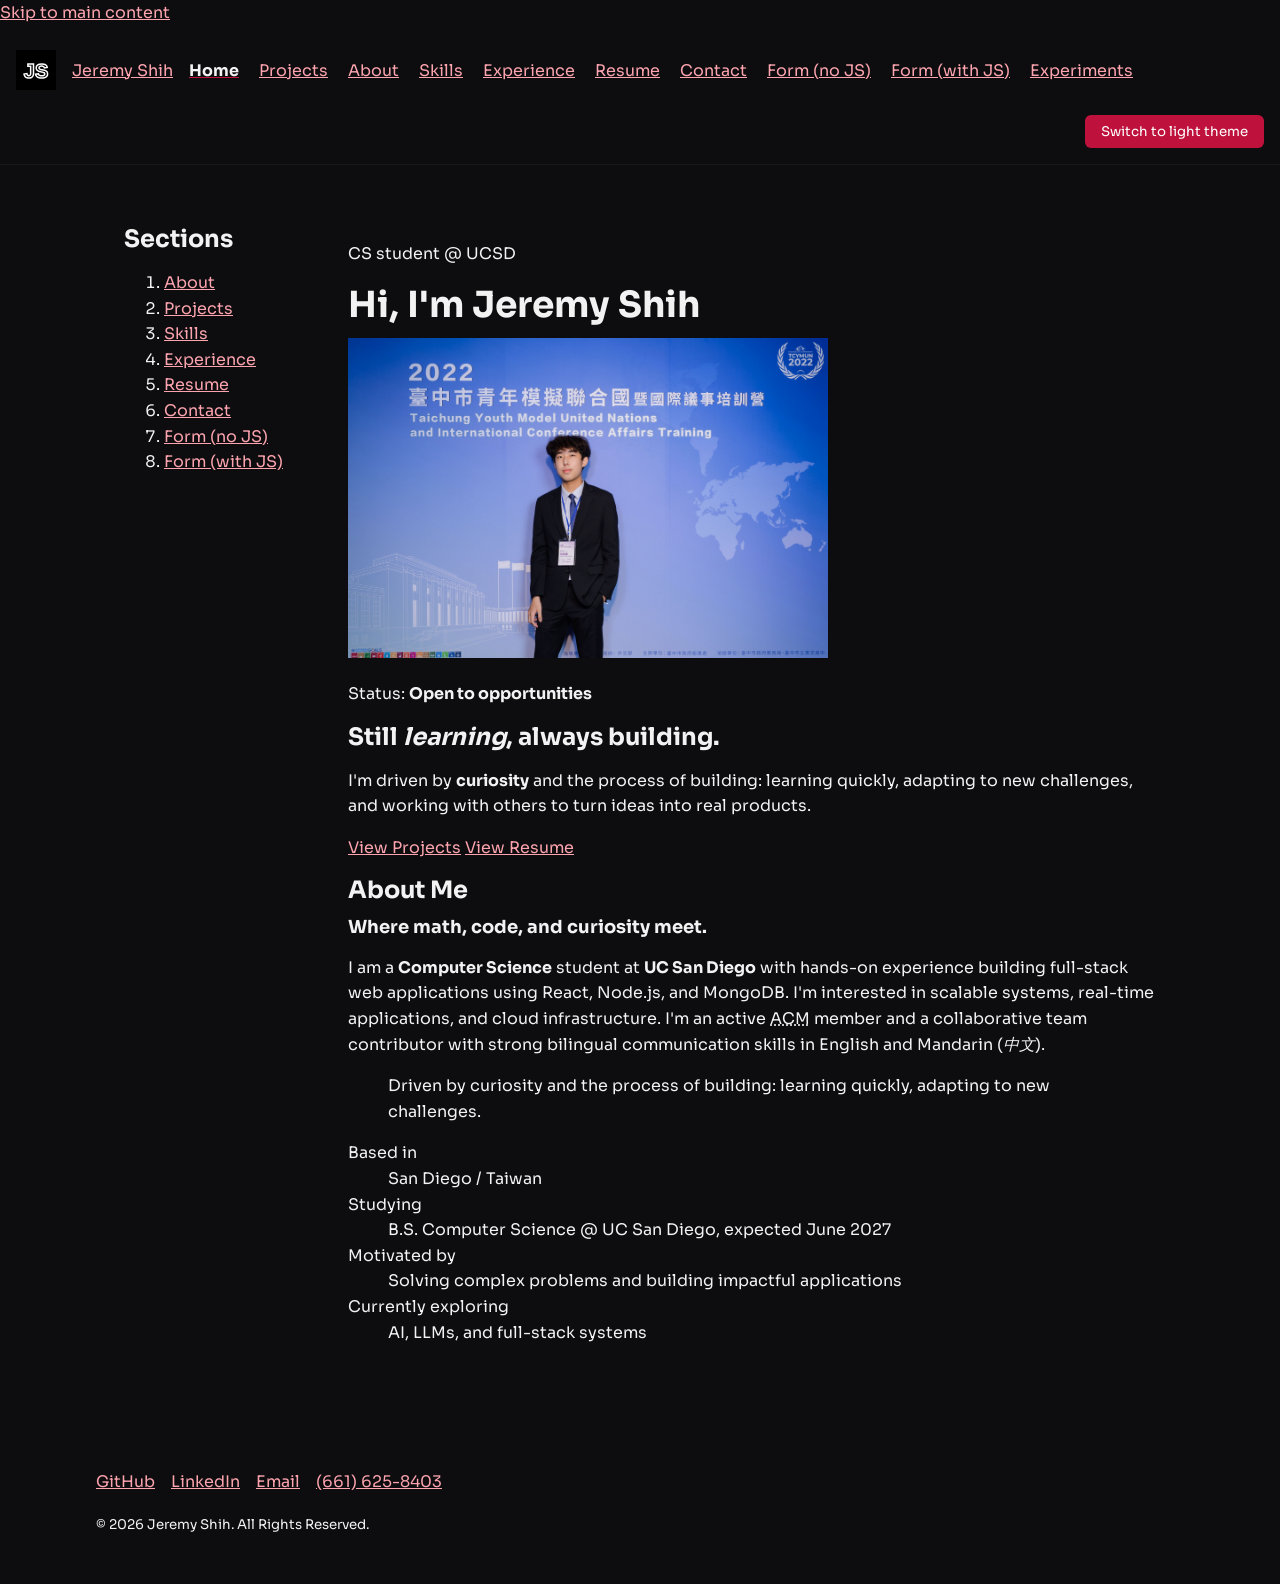
<file: index.html>
<!doctype html>
<html lang="en">
  <head>
    <meta charset="utf-8">
    <meta name="viewport" content="width=device-width, initial-scale=1">
    <meta name="description" content="Portfolio of Jeremy Shih, a Computer Science student at UC San Diego building full-stack web applications.">
    <meta name="author" content="Jeremy Shih">
    <title>Jeremy Shih | Home</title>
    <link rel="icon" href="images/logo.png" type="image/png">
    <link rel="preconnect" href="https://fonts.googleapis.com">
    <link rel="preconnect" href="https://fonts.gstatic.com" crossorigin>
    <link rel="stylesheet" href="https://fonts.googleapis.com/css2?family=Sora:wght@300;400;500;600;700&display=swap">
    <link rel="stylesheet" href="css/grid-layout.css">
    <link rel="stylesheet" href="css/site.css">
    <script src="js/theme.js" defer></script>
    <script src="js/hello-world.js" defer></script>
  </head>
  <body>
    <a href="#main">Skip to main content</a>

    <header>
      <svg width="40" height="40" viewBox="0 0 40 40" aria-hidden="true">
        <rect width="40" height="40" fill="#000000"/>
        <text x="20" y="28" text-anchor="middle" font-family="sans-serif" font-size="20" font-weight="bold" fill="none" stroke="#ffffff" stroke-width="1.5">JS</text>
      </svg>
      <p><a href="index.html">Jeremy Shih</a></p>
      <nav aria-label="Primary">
        <ul>
          <li><a href="index.html" aria-current="page">Home</a></li>
          <li><a href="project.html">Projects</a></li>
          <li><a href="index.html#about">About</a></li>
          <li><a href="skills.html">Skills</a></li>
          <li><a href="experience.html">Experience</a></li>
          <li><a href="resume.html">Resume</a></li>
          <li><a href="contact.html">Contact</a></li>
          <li><a href="form-no-js.html">Form (no JS)</a></li>
          <li><a href="form-with-js.html">Form (with JS)</a></li>
          <li><a href="experiments.html">Experiments</a></li>
        </ul>
      </nav>
      <button type="button" id="theme-toggle" hidden>Switch to light theme</button>
    </header>

    <main id="main">
      <grid-layout class="with-sidebar">
        <aside>
          <nav aria-labelledby="sections-heading">
            <h2 id="sections-heading">Sections</h2>
            <ol>
              <li><a href="#about">About</a></li>
              <li><a href="project.html">Projects</a></li>
              <li><a href="skills.html">Skills</a></li>
              <li><a href="experience.html">Experience</a></li>
              <li><a href="resume.html">Resume</a></li>
              <li><a href="contact.html">Contact</a></li>
              <li><a href="form-no-js.html">Form (no JS)</a></li>
              <li><a href="form-with-js.html">Form (with JS)</a></li>
            </ol>
          </nav>
        </aside>

        <div>
          <p>CS student @ UCSD</p>
          <h1>Hi, I'm Jeremy Shih</h1>
          <picture>
            <source srcset="images/me.webp" type="image/webp">
            <img src="images/me.jpg" alt="Jeremy Shih sitting on a bench beside a city street" width="480" height="360">
          </picture>
          <p>Status: <b>Open to opportunities</b></p>
          <h2>Still <em>learning</em>, always building.</h2>
          <p>
            I'm driven by <strong>curiosity</strong> and the process of building: learning quickly,
            adapting to new challenges, and working with others to turn ideas into real products.
          </p>
          <p>
            <a href="project.html">View Projects</a>
            <a href="resume.html">View Resume</a>
          </p>

          <section id="about" aria-labelledby="about-heading">
            <h2 id="about-heading">About Me</h2>
            <h3>Where math, code, and curiosity meet.</h3>
            <p>
              I am a <b>Computer Science</b> student at <strong>UC San Diego</strong> with hands-on experience
              building full-stack web applications using React, Node.js, and MongoDB. I'm interested in
              scalable systems, real-time applications, and cloud infrastructure. I'm an active
              <abbr title="Association for Computing Machinery">ACM</abbr> member and a collaborative team
              contributor with strong bilingual communication skills in English and Mandarin (<i lang="zh-Hant">中文</i>).
            </p>
            <blockquote>
              <p>Driven by curiosity and the process of building: learning quickly, adapting to new challenges.</p>
            </blockquote>
            <dl>
              <dt>Based in</dt>
              <dd>San Diego / Taiwan</dd>
              <dt>Studying</dt>
              <dd>B.S. Computer Science @ UC San Diego, expected June 2027</dd>
              <dt>Motivated by</dt>
              <dd>Solving complex problems and building impactful applications</dd>
              <dt>Currently exploring</dt>
              <dd>AI, LLMs, and full-stack systems</dd>
            </dl>
          </section>
        </div>
      </grid-layout>

      <hello-world></hello-world>
      <noscript>
        <p>JavaScript is disabled. The site works fully without it; only the hello-world console greeting is skipped.</p>
      </noscript>
    </main>

    <footer>
      <ul>
        <li><a href="https://github.com/Macu239">GitHub</a></li>
        <li><a href="https://www.linkedin.com/in/jeremy-shih-ucsd/">LinkedIn</a></li>
        <li><a href="mailto:jes063@ucsd.edu">Email</a></li>
        <li><a href="tel:+16616258403">(661) 625-8403</a></li>
      </ul>
      <p><small>&copy; 2026 Jeremy Shih. All Rights Reserved.</small></p>
    </footer>
  </body>
</html>
</file>
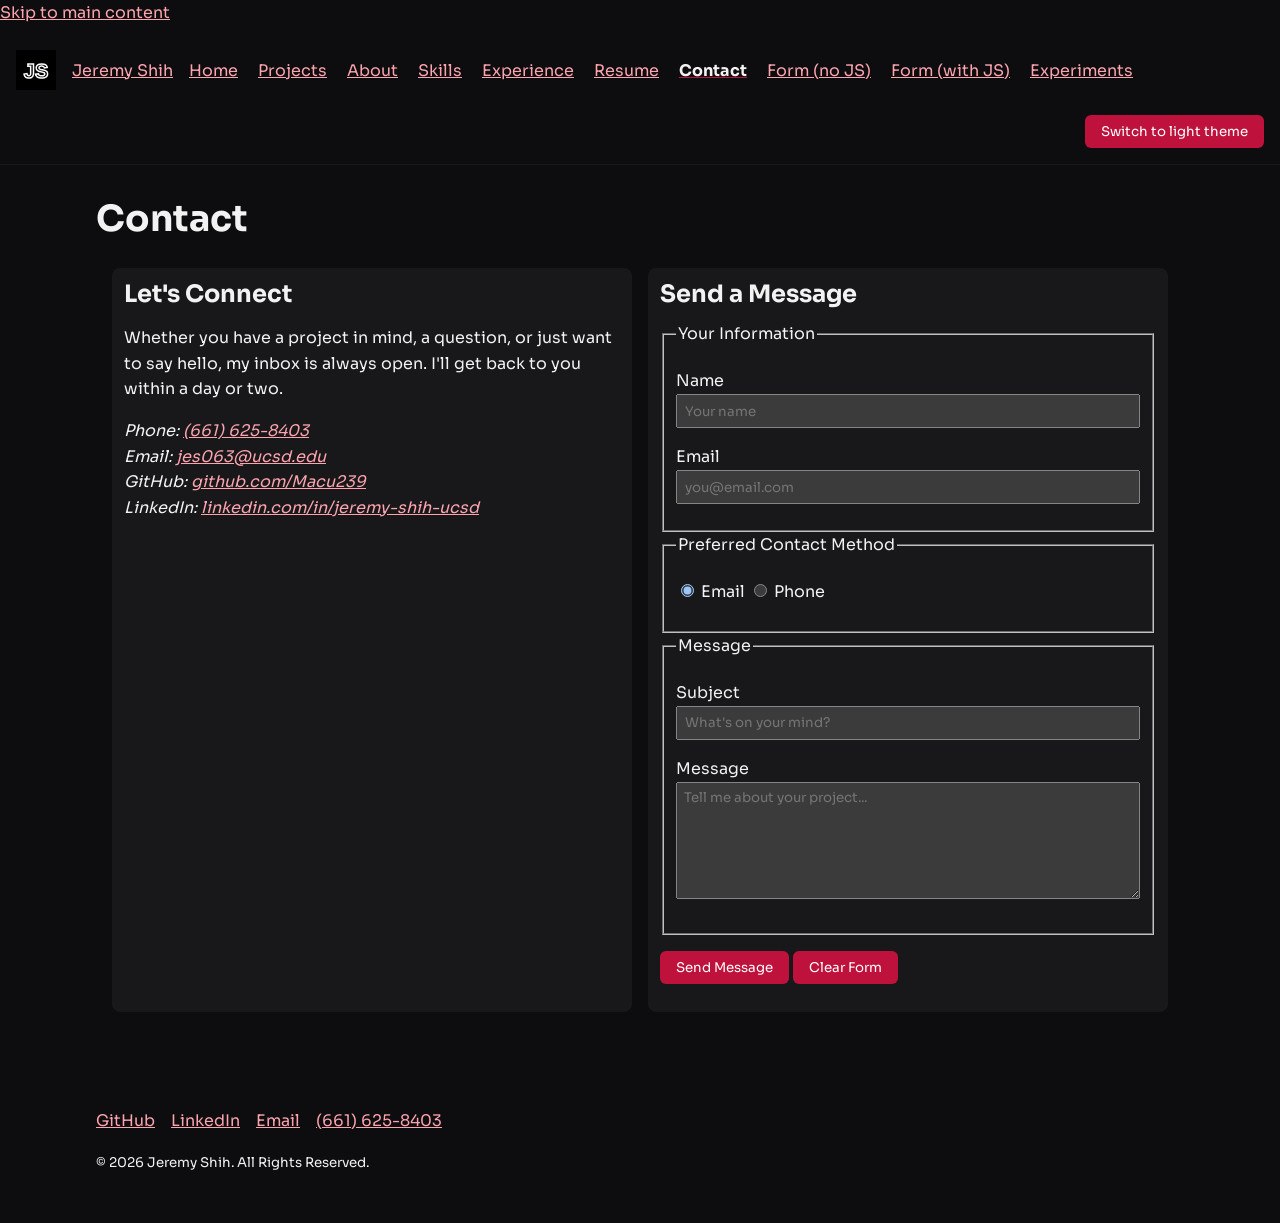
<file: contact.html>
<!doctype html>
<html lang="en">
  <head>
    <meta charset="utf-8">
    <meta name="viewport" content="width=device-width, initial-scale=1">
    <meta name="description" content="Contact Jeremy Shih by phone, email, or the message form.">
    <title>Jeremy Shih | Contact</title>
    <link rel="icon" href="images/logo.png" type="image/png">
    <link rel="preconnect" href="https://fonts.googleapis.com">
    <link rel="preconnect" href="https://fonts.gstatic.com" crossorigin>
    <link rel="stylesheet" href="https://fonts.googleapis.com/css2?family=Sora:wght@300;400;500;600;700&display=swap">
    <link rel="stylesheet" href="css/grid-layout.css">
    <link rel="stylesheet" href="css/site.css">
    <script src="js/theme.js" defer></script>
  </head>
  <body>
    <a href="#main">Skip to main content</a>

    <header>
      <svg width="40" height="40" viewBox="0 0 40 40" aria-hidden="true">
        <rect width="40" height="40" fill="#000000"/>
        <text x="20" y="28" text-anchor="middle" font-family="sans-serif" font-size="20" font-weight="bold" fill="none" stroke="#ffffff" stroke-width="1.5">JS</text>
      </svg>
      <p><a href="index.html">Jeremy Shih</a></p>
      <nav aria-label="Primary">
        <ul>
          <li><a href="index.html">Home</a></li>
          <li><a href="project.html">Projects</a></li>
          <li><a href="index.html#about">About</a></li>
          <li><a href="skills.html">Skills</a></li>
          <li><a href="experience.html">Experience</a></li>
          <li><a href="resume.html">Resume</a></li>
          <li><a href="contact.html" aria-current="page">Contact</a></li>
          <li><a href="form-no-js.html">Form (no JS)</a></li>
          <li><a href="form-with-js.html">Form (with JS)</a></li>
          <li><a href="experiments.html">Experiments</a></li>
        </ul>
      </nav>
      <button type="button" id="theme-toggle" hidden>Switch to light theme</button>
    </header>

    <main id="main">
      <h1>Contact</h1>

      <grid-layout class="split">
        <section aria-labelledby="connect-heading">
          <h2 id="connect-heading">Let's Connect</h2>
          <p>
            Whether you have a project in mind, a question, or just want to say hello, my inbox is always open.
            I'll get back to you within a day or two.
          </p>
          <address>
            Phone: <a href="tel:+16616258403">(661) 625-8403</a>
            <br>
            Email: <a href="mailto:jes063@ucsd.edu">jes063@ucsd.edu</a>
            <br>
            GitHub: <a href="https://github.com/Macu239">github.com/Macu239</a>
            <br>
            LinkedIn: <a href="https://www.linkedin.com/in/jeremy-shih-ucsd/">linkedin.com/in/jeremy-shih-ucsd</a>
          </address>
        </section>

        <section aria-labelledby="form-heading">
          <h2 id="form-heading">Send a Message</h2>
          <form action="https://formspree.io/f/mlgowele" method="post">
            <fieldset>
              <legend>Your Information</legend>
              <p>
                <label for="name">Name</label>
                <input type="text" id="name" name="name" autocomplete="name" placeholder="Your name" minlength="1" maxlength="100" required>
              </p>
              <p>
                <label for="email">Email</label>
                <input type="email" id="email" name="email" autocomplete="email" spellcheck="false" placeholder="you@email.com" required>
              </p>
            </fieldset>

            <fieldset>
              <legend>Preferred Contact Method</legend>
              <p>
                <input type="radio" id="prefer-email" name="preferred" value="email" checked>
                <label for="prefer-email">Email</label>
                <input type="radio" id="prefer-phone" name="preferred" value="phone">
                <label for="prefer-phone">Phone</label>
              </p>
            </fieldset>

            <fieldset>
              <legend>Message</legend>
              <p>
                <label for="subject">Subject</label>
                <input type="text" id="subject" name="subject" placeholder="What's on your mind?">
              </p>
              <p>
                <label for="message">Message</label>
                <br>
                <textarea id="message" name="message" rows="6" cols="40" placeholder="Tell me about your project..." required></textarea>
              </p>
            </fieldset>

            <p>
              <button type="submit">Send Message</button>
              <button type="reset">Clear Form</button>
            </p>
          </form>
        </section>
      </grid-layout>

      <dialog aria-labelledby="dialog-heading">
        <h2 id="dialog-heading">Message Sent</h2>
        <p>Thanks for your message. I'll get back to you within a day or two.</p>
        <form method="dialog">
          <button type="submit">Close</button>
        </form>
      </dialog>
    </main>

    <footer>
      <ul>
        <li><a href="https://github.com/Macu239">GitHub</a></li>
        <li><a href="https://www.linkedin.com/in/jeremy-shih-ucsd/">LinkedIn</a></li>
        <li><a href="mailto:jes063@ucsd.edu">Email</a></li>
        <li><a href="tel:+16616258403">(661) 625-8403</a></li>
      </ul>
      <p><small>&copy; 2026 Jeremy Shih. All Rights Reserved.</small></p>
    </footer>
  </body>
</html>
</file>
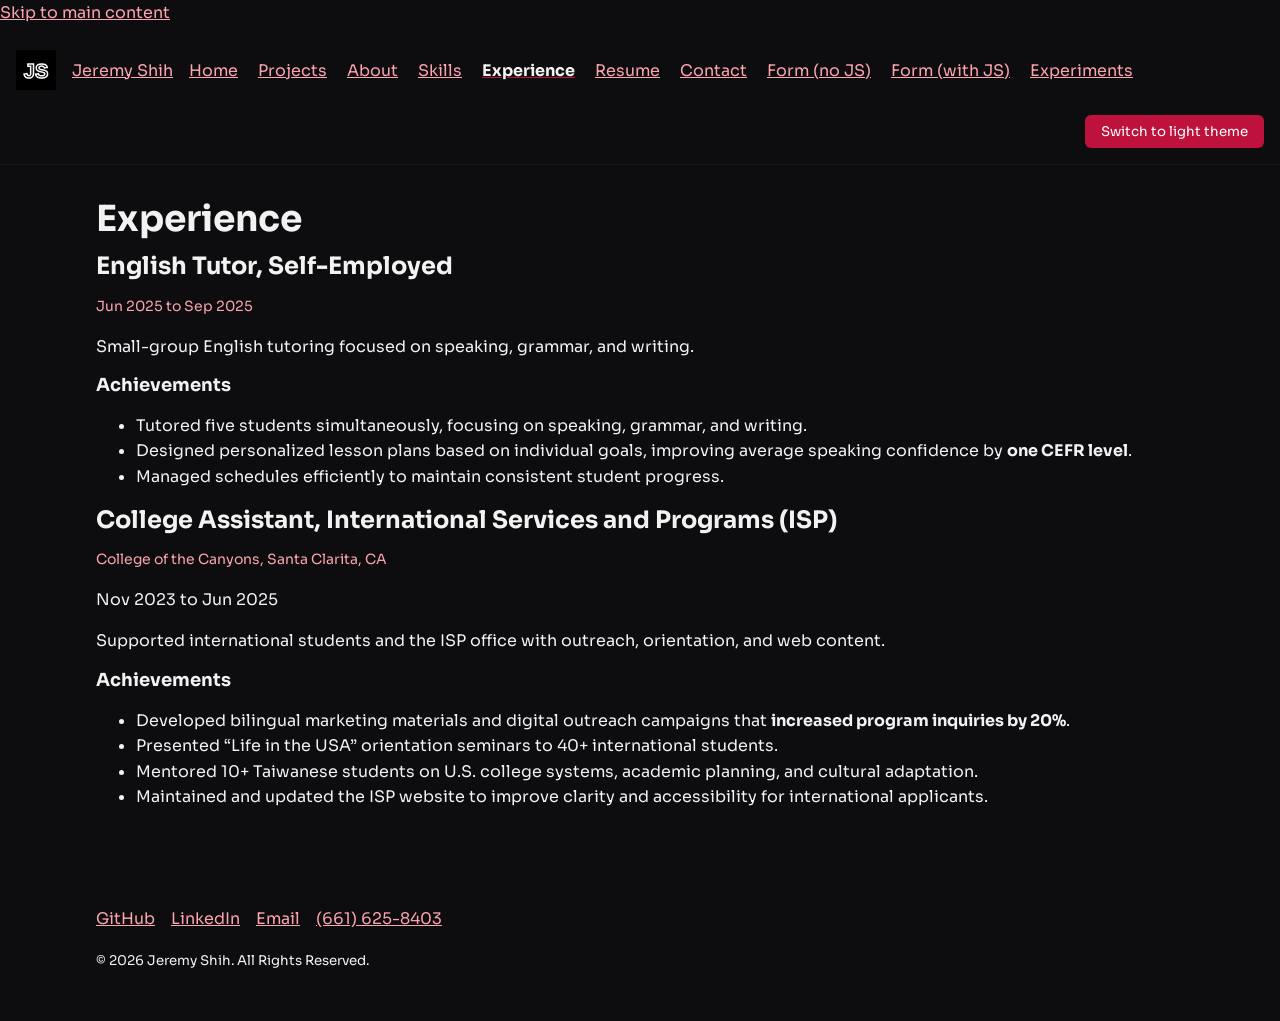
<file: experience.html>
<!doctype html>
<html lang="en">
  <head>
    <meta charset="utf-8">
    <meta name="viewport" content="width=device-width, initial-scale=1">
    <meta name="description" content="Work experience of Jeremy Shih, a UCSD Computer Science student.">
    <title>Jeremy Shih | Experience</title>
    <link rel="icon" href="images/logo.png" type="image/png">
    <link rel="preconnect" href="https://fonts.googleapis.com">
    <link rel="preconnect" href="https://fonts.gstatic.com" crossorigin>
    <link rel="stylesheet" href="https://fonts.googleapis.com/css2?family=Sora:wght@300;400;500;600;700&display=swap">
    <link rel="stylesheet" href="css/grid-layout.css">
    <link rel="stylesheet" href="css/site.css">
    <script src="js/theme.js" defer></script>
  </head>
  <body>
    <a href="#main">Skip to main content</a>

    <header>
      <svg width="40" height="40" viewBox="0 0 40 40" aria-hidden="true">
        <rect width="40" height="40" fill="#000000"/>
        <text x="20" y="28" text-anchor="middle" font-family="sans-serif" font-size="20" font-weight="bold" fill="none" stroke="#ffffff" stroke-width="1.5">JS</text>
      </svg>
      <p><a href="index.html">Jeremy Shih</a></p>
      <nav aria-label="Primary">
        <ul>
          <li><a href="index.html">Home</a></li>
          <li><a href="project.html">Projects</a></li>
          <li><a href="index.html#about">About</a></li>
          <li><a href="skills.html">Skills</a></li>
          <li><a href="experience.html" aria-current="page">Experience</a></li>
          <li><a href="resume.html">Resume</a></li>
          <li><a href="contact.html">Contact</a></li>
          <li><a href="form-no-js.html">Form (no JS)</a></li>
          <li><a href="form-with-js.html">Form (with JS)</a></li>
          <li><a href="experiments.html">Experiments</a></li>
        </ul>
      </nav>
      <button type="button" id="theme-toggle" hidden>Switch to light theme</button>
    </header>

    <main id="main">
      <h1>Experience</h1>

      <article>
        <h2>English Tutor, Self-Employed</h2>
        <p><time datetime="2025-06">Jun 2025</time> to <time datetime="2025-09">Sep 2025</time></p>
        <p>Small-group English tutoring focused on speaking, grammar, and writing.</p>
        <h3>Achievements</h3>
        <ul>
          <li>Tutored five students simultaneously, focusing on speaking, grammar, and writing.</li>
          <li>Designed personalized lesson plans based on individual goals, improving average speaking confidence by <strong>one CEFR level</strong>.</li>
          <li>Managed schedules efficiently to maintain consistent student progress.</li>
        </ul>
      </article>

      <article>
        <h2>College Assistant, International Services and Programs (ISP)</h2>
        <p>College of the Canyons, Santa Clarita, CA</p>
        <p><time datetime="2023-11">Nov 2023</time> to <time datetime="2025-06">Jun 2025</time></p>
        <p>Supported international students and the ISP office with outreach, orientation, and web content.</p>
        <h3>Achievements</h3>
        <ul>
          <li>Developed bilingual marketing materials and digital outreach campaigns that <strong>increased program inquiries by 20%</strong>.</li>
          <li>Presented <q>Life in the USA</q> orientation seminars to 40+ international students.</li>
          <li>Mentored 10+ Taiwanese students on U.S. college systems, academic planning, and cultural adaptation.</li>
          <li>Maintained and updated the ISP website to improve clarity and accessibility for international applicants.</li>
        </ul>
      </article>
    </main>

    <footer>
      <ul>
        <li><a href="https://github.com/Macu239">GitHub</a></li>
        <li><a href="https://www.linkedin.com/in/jeremy-shih-ucsd/">LinkedIn</a></li>
        <li><a href="mailto:jes063@ucsd.edu">Email</a></li>
        <li><a href="tel:+16616258403">(661) 625-8403</a></li>
      </ul>
      <p><small>&copy; 2026 Jeremy Shih. All Rights Reserved.</small></p>
    </footer>
  </body>
</html>
</file>
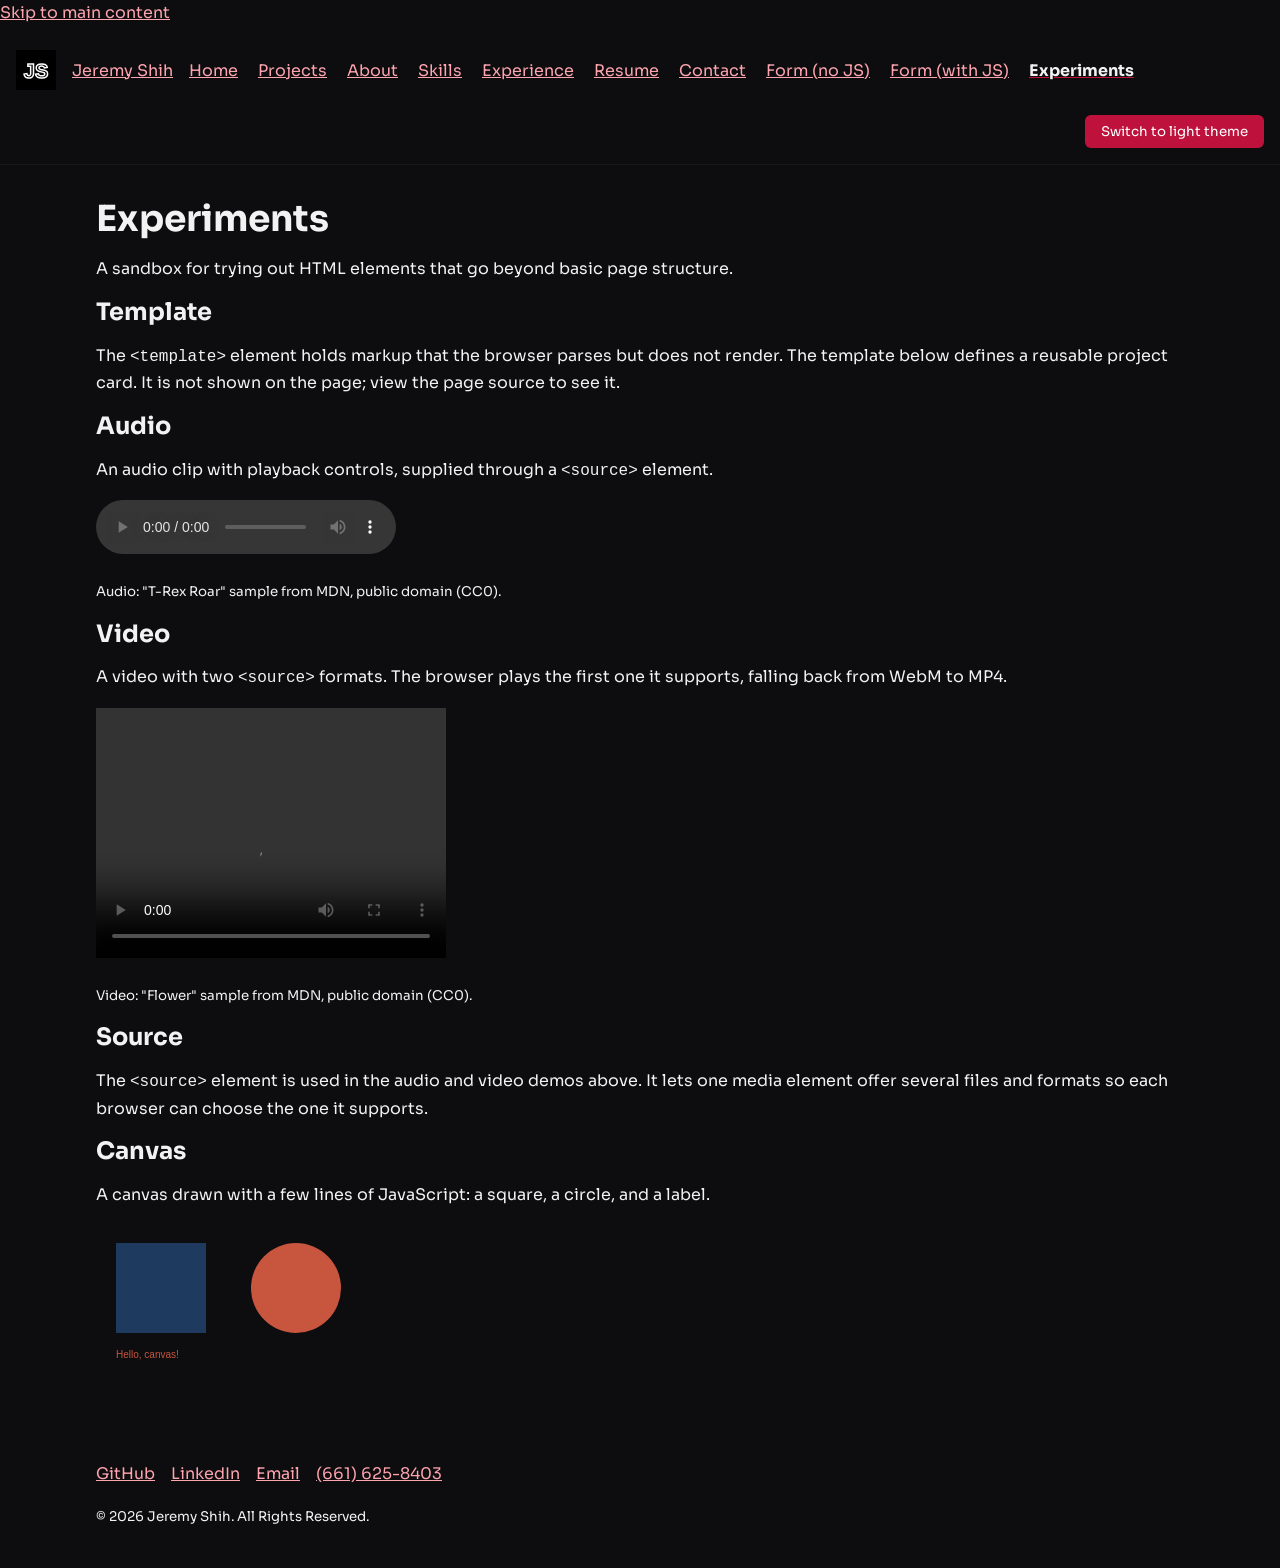
<file: experiments.html>
<!doctype html>
<html lang="en">
  <head>
    <meta charset="utf-8">
    <meta name="viewport" content="width=device-width, initial-scale=1">
    <meta name="description" content="Experiments with the template, audio, video, canvas, and source HTML elements.">
    <title>Jeremy Shih | Experiments</title>
    <link rel="icon" href="images/logo.png" type="image/png">
    <link rel="preconnect" href="https://fonts.googleapis.com">
    <link rel="preconnect" href="https://fonts.gstatic.com" crossorigin>
    <link rel="stylesheet" href="https://fonts.googleapis.com/css2?family=Sora:wght@300;400;500;600;700&display=swap">
    <link rel="stylesheet" href="css/grid-layout.css">
    <link rel="stylesheet" href="css/site.css">
    <script src="js/theme.js" defer></script>
  </head>
  <body>
    <a href="#main">Skip to main content</a>

    <header>
      <svg width="40" height="40" viewBox="0 0 40 40" aria-hidden="true">
        <rect width="40" height="40" fill="#000000"/>
        <text x="20" y="28" text-anchor="middle" font-family="sans-serif" font-size="20" font-weight="bold" fill="none" stroke="#ffffff" stroke-width="1.5">JS</text>
      </svg>
      <p><a href="index.html">Jeremy Shih</a></p>
      <nav aria-label="Primary">
        <ul>
          <li><a href="index.html">Home</a></li>
          <li><a href="project.html">Projects</a></li>
          <li><a href="index.html#about">About</a></li>
          <li><a href="skills.html">Skills</a></li>
          <li><a href="experience.html">Experience</a></li>
          <li><a href="resume.html">Resume</a></li>
          <li><a href="contact.html">Contact</a></li>
          <li><a href="form-no-js.html">Form (no JS)</a></li>
          <li><a href="form-with-js.html">Form (with JS)</a></li>
          <li><a href="experiments.html" aria-current="page">Experiments</a></li>
        </ul>
      </nav>
      <button type="button" id="theme-toggle" hidden>Switch to light theme</button>
    </header>

    <main id="main">
      <h1>Experiments</h1>
      <p>A sandbox for trying out HTML elements that go beyond basic page structure.</p>

      <section aria-labelledby="template-heading">
        <h2 id="template-heading">Template</h2>
        <p>
          The <code>&lt;template&gt;</code> element holds markup that the browser parses but does not render.
          The template below defines a reusable project card. It is not shown on the page; view the page source to see it.
        </p>
        <template id="project-card-template">
          <article>
            <h3>Project Title</h3>
            <p>A short description of the project.</p>
            <ul>
              <li>Technology one</li>
              <li>Technology two</li>
            </ul>
          </article>
        </template>
      </section>

      <section aria-labelledby="audio-heading">
        <h2 id="audio-heading">Audio</h2>
        <p>An audio clip with playback controls, supplied through a <code>&lt;source&gt;</code> element.</p>
        <audio controls preload="metadata">
          <source src="https://mdn.github.io/shared-assets/audio/t-rex-roar.mp3" type="audio/mpeg">
          <p>Your browser does not support audio. <a href="https://mdn.github.io/shared-assets/audio/t-rex-roar.mp3">Download the clip</a> instead.</p>
        </audio>
        <p><small>Audio: "T-Rex Roar" sample from MDN, public domain (CC0).</small></p>
      </section>

      <section aria-labelledby="video-heading">
        <h2 id="video-heading">Video</h2>
        <p>
          A video with two <code>&lt;source&gt;</code> formats. The browser plays the first one it supports,
          falling back from WebM to MP4.
        </p>
        <video controls width="350" height="250" preload="metadata">
          <source src="https://mdn.github.io/shared-assets/videos/flower.webm" type="video/webm">
          <source src="https://mdn.github.io/shared-assets/videos/flower.mp4" type="video/mp4">
          <p>Your browser does not support video. <a href="https://mdn.github.io/shared-assets/videos/flower.mp4">Download the video</a> instead.</p>
        </video>
        <p><small>Video: "Flower" sample from MDN, public domain (CC0).</small></p>
      </section>

      <section aria-labelledby="source-heading">
        <h2 id="source-heading">Source</h2>
        <p>
          The <code>&lt;source&gt;</code> element is used in the audio and video demos above. It lets one media element
          offer several files and formats so each browser can choose the one it supports.
        </p>
      </section>

      <section aria-labelledby="canvas-heading">
        <h2 id="canvas-heading">Canvas</h2>
        <p>A canvas drawn with a few lines of JavaScript: a square, a circle, and a label.</p>
        <canvas id="demo-canvas" width="300" height="150">
          A drawing of a dark blue square and an orange circle with the text "Hello, canvas!".
        </canvas>
        <noscript>
          <p>JavaScript is disabled, so the canvas drawing cannot be shown.</p>
        </noscript>
        <script>
          /**
           * Draws a square, a circle, and a text label on the demo canvas.
           * @returns {void}
           */
          function drawDemo() {
            const ctx = document.getElementById('demo-canvas').getContext('2d');
            ctx.fillStyle = '#1e3a5f';
            ctx.fillRect(20, 20, 90, 90);
            ctx.fillStyle = '#c8553d';
            ctx.beginPath();
            ctx.arc(200, 65, 45, 0, Math.PI * 2);
            ctx.fill();
            ctx.fillText('Hello, canvas!', 20, 135);
          }
          drawDemo();
        </script>
      </section>
    </main>

    <footer>
      <ul>
        <li><a href="https://github.com/Macu239">GitHub</a></li>
        <li><a href="https://www.linkedin.com/in/jeremy-shih-ucsd/">LinkedIn</a></li>
        <li><a href="mailto:jes063@ucsd.edu">Email</a></li>
        <li><a href="tel:+16616258403">(661) 625-8403</a></li>
      </ul>
      <p><small>&copy; 2026 Jeremy Shih. All Rights Reserved.</small></p>
    </footer>
  </body>
</html>
</file>
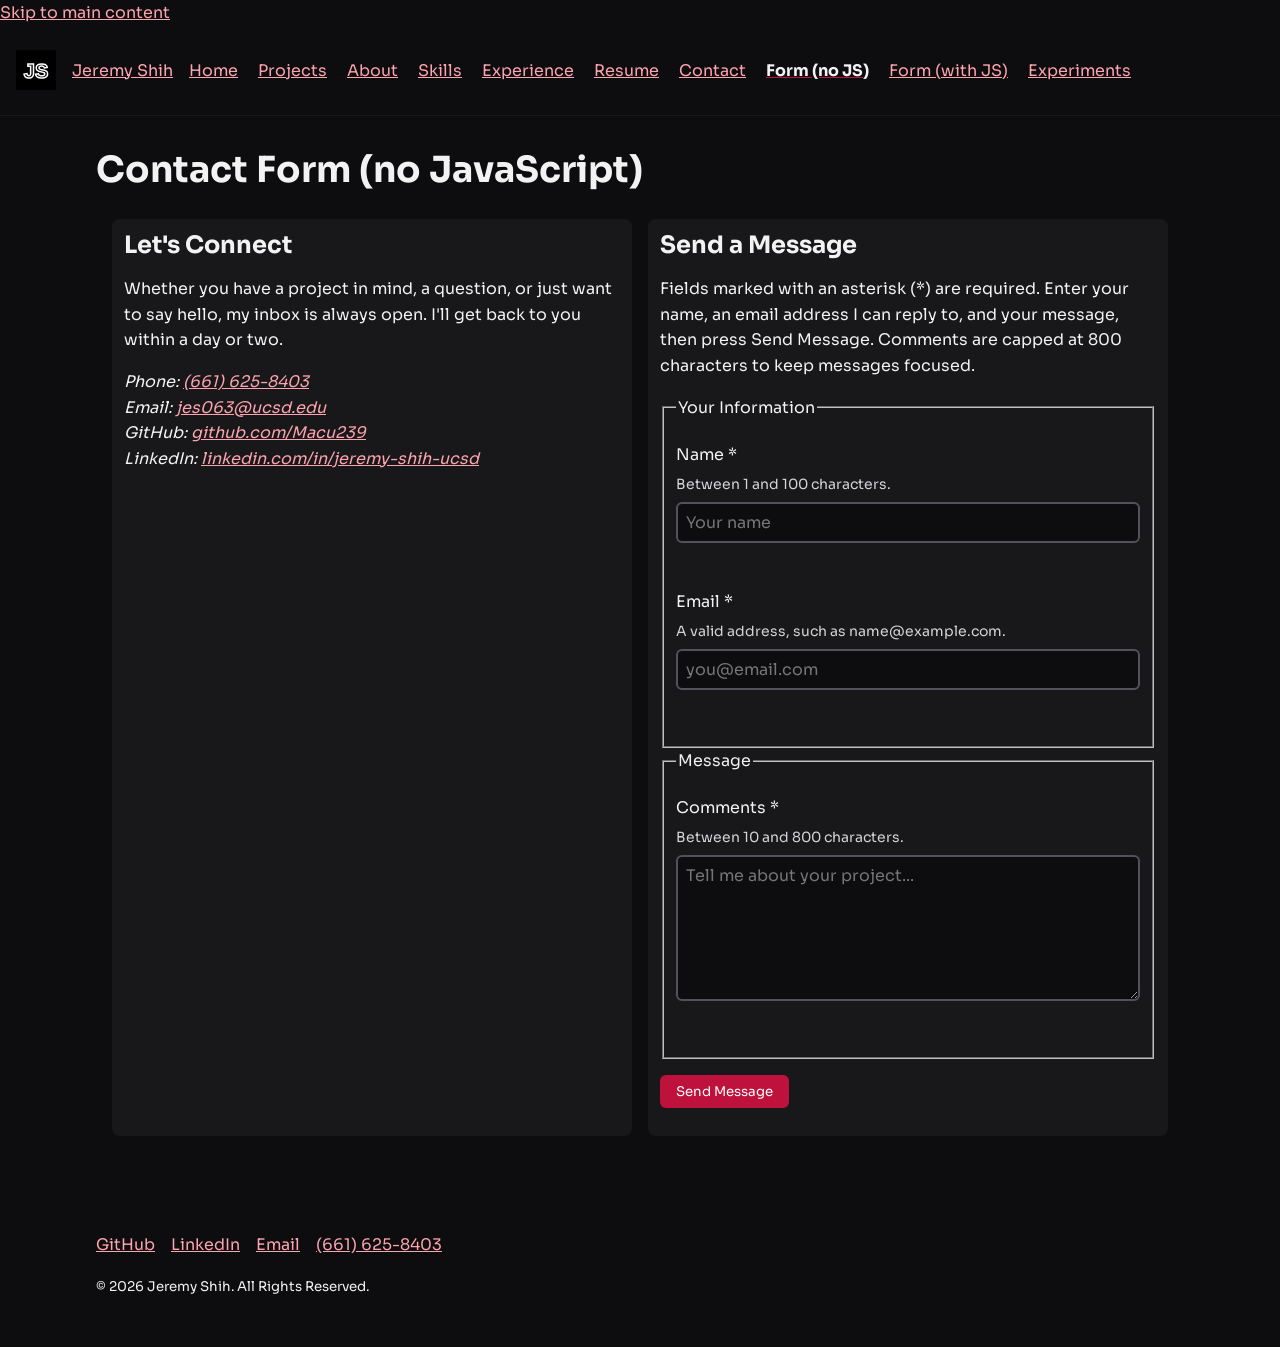
<file: form-no-js.html>
<!doctype html>
<html lang="en">
  <head>
    <meta charset="utf-8">
    <meta name="viewport" content="width=device-width, initial-scale=1">
    <meta name="description" content="Contact form for Jeremy Shih built with HTML and CSS only, no JavaScript.">
    <title>Jeremy Shih | Contact Form (no JS)</title>
    <link rel="icon" href="images/logo.png" type="image/png">
    <link rel="preconnect" href="https://fonts.googleapis.com">
    <link rel="preconnect" href="https://fonts.gstatic.com" crossorigin>
    <link rel="stylesheet" href="https://fonts.googleapis.com/css2?family=Sora:wght@300;400;500;600;700&display=swap">
    <link rel="stylesheet" href="css/grid-layout.css">
    <link rel="stylesheet" href="css/site.css">
  </head>
  <body>
    <a href="#main">Skip to main content</a>

    <header>
      <svg width="40" height="40" viewBox="0 0 40 40" aria-hidden="true">
        <rect width="40" height="40" fill="#000000"/>
        <text x="20" y="28" text-anchor="middle" font-family="sans-serif" font-size="20" font-weight="bold" fill="none" stroke="#ffffff" stroke-width="1.5">JS</text>
      </svg>
      <p><a href="index.html">Jeremy Shih</a></p>
      <nav aria-label="Primary">
        <ul>
          <li><a href="index.html">Home</a></li>
          <li><a href="project.html">Projects</a></li>
          <li><a href="index.html#about">About</a></li>
          <li><a href="skills.html">Skills</a></li>
          <li><a href="experience.html">Experience</a></li>
          <li><a href="resume.html">Resume</a></li>
          <li><a href="contact.html">Contact</a></li>
          <li><a href="form-no-js.html" aria-current="page">Form (no JS)</a></li>
          <li><a href="form-with-js.html">Form (with JS)</a></li>
          <li><a href="experiments.html">Experiments</a></li>
        </ul>
      </nav>
    </header>

    <main id="main">
      <h1>Contact Form (no JavaScript)</h1>

      <grid-layout class="split">
        <section aria-labelledby="connect-heading">
          <h2 id="connect-heading">Let's Connect</h2>
          <p>
            Whether you have a project in mind, a question, or just want to say hello, my inbox is always open.
            I'll get back to you within a day or two.
          </p>
          <address>
            Phone: <a href="tel:+16616258403">(661) 625-8403</a>
            <br>
            Email: <a href="mailto:jes063@ucsd.edu">jes063@ucsd.edu</a>
            <br>
            GitHub: <a href="https://github.com/Macu239">github.com/Macu239</a>
            <br>
            LinkedIn: <a href="https://www.linkedin.com/in/jeremy-shih-ucsd/">linkedin.com/in/jeremy-shih-ucsd</a>
          </address>
        </section>

        <section aria-labelledby="form-heading">
          <h2 id="form-heading">Send a Message</h2>
          <form action="https://httpbin.org/post" method="post" class="contact-form">
            <p id="form-instructions">
              Fields marked with an asterisk (*) are required. Enter your name, an email address
              I can reply to, and your message, then press Send Message. Comments are capped at
              800 characters to keep messages focused.
            </p>
            <fieldset>
              <legend>Your Information</legend>
              <p class="field">
                <label for="name">Name <span aria-hidden="true">*</span></label>
                <span class="hint" id="name-hint">Between 1 and 100 characters.</span>
                <input type="text" id="name" name="name" autocomplete="name" placeholder="Your name" minlength="1" maxlength="100" aria-describedby="name-hint" required>
                <span class="status"></span>
              </p>
              <p class="field">
                <label for="email">Email <span aria-hidden="true">*</span></label>
                <span class="hint" id="email-hint">A valid address, such as name@example.com.</span>
                <input type="email" id="email" name="email" autocomplete="email" spellcheck="false" placeholder="you@email.com" aria-describedby="email-hint" required>
                <span class="status"></span>
              </p>
            </fieldset>

            <fieldset>
              <legend>Message</legend>
              <p class="field">
                <label for="comments">Comments <span aria-hidden="true">*</span></label>
                <span class="hint" id="comments-hint">Between 10 and 800 characters.</span>
                <textarea id="comments" name="comments" rows="6" placeholder="Tell me about your project..." minlength="10" maxlength="800" aria-describedby="comments-hint" required></textarea>
                <span class="status"></span>
              </p>
            </fieldset>

            <input type="hidden" name="possible_bot" value="true">
            <p>
              <button type="submit">Send Message</button>
            </p>
          </form>
        </section>
      </grid-layout>
    </main>

    <footer>
      <ul>
        <li><a href="https://github.com/Macu239">GitHub</a></li>
        <li><a href="https://www.linkedin.com/in/jeremy-shih-ucsd/">LinkedIn</a></li>
        <li><a href="mailto:jes063@ucsd.edu">Email</a></li>
        <li><a href="tel:+16616258403">(661) 625-8403</a></li>
      </ul>
      <p><small>&copy; 2026 Jeremy Shih. All Rights Reserved.</small></p>
    </footer>
  </body>
</html>
</file>
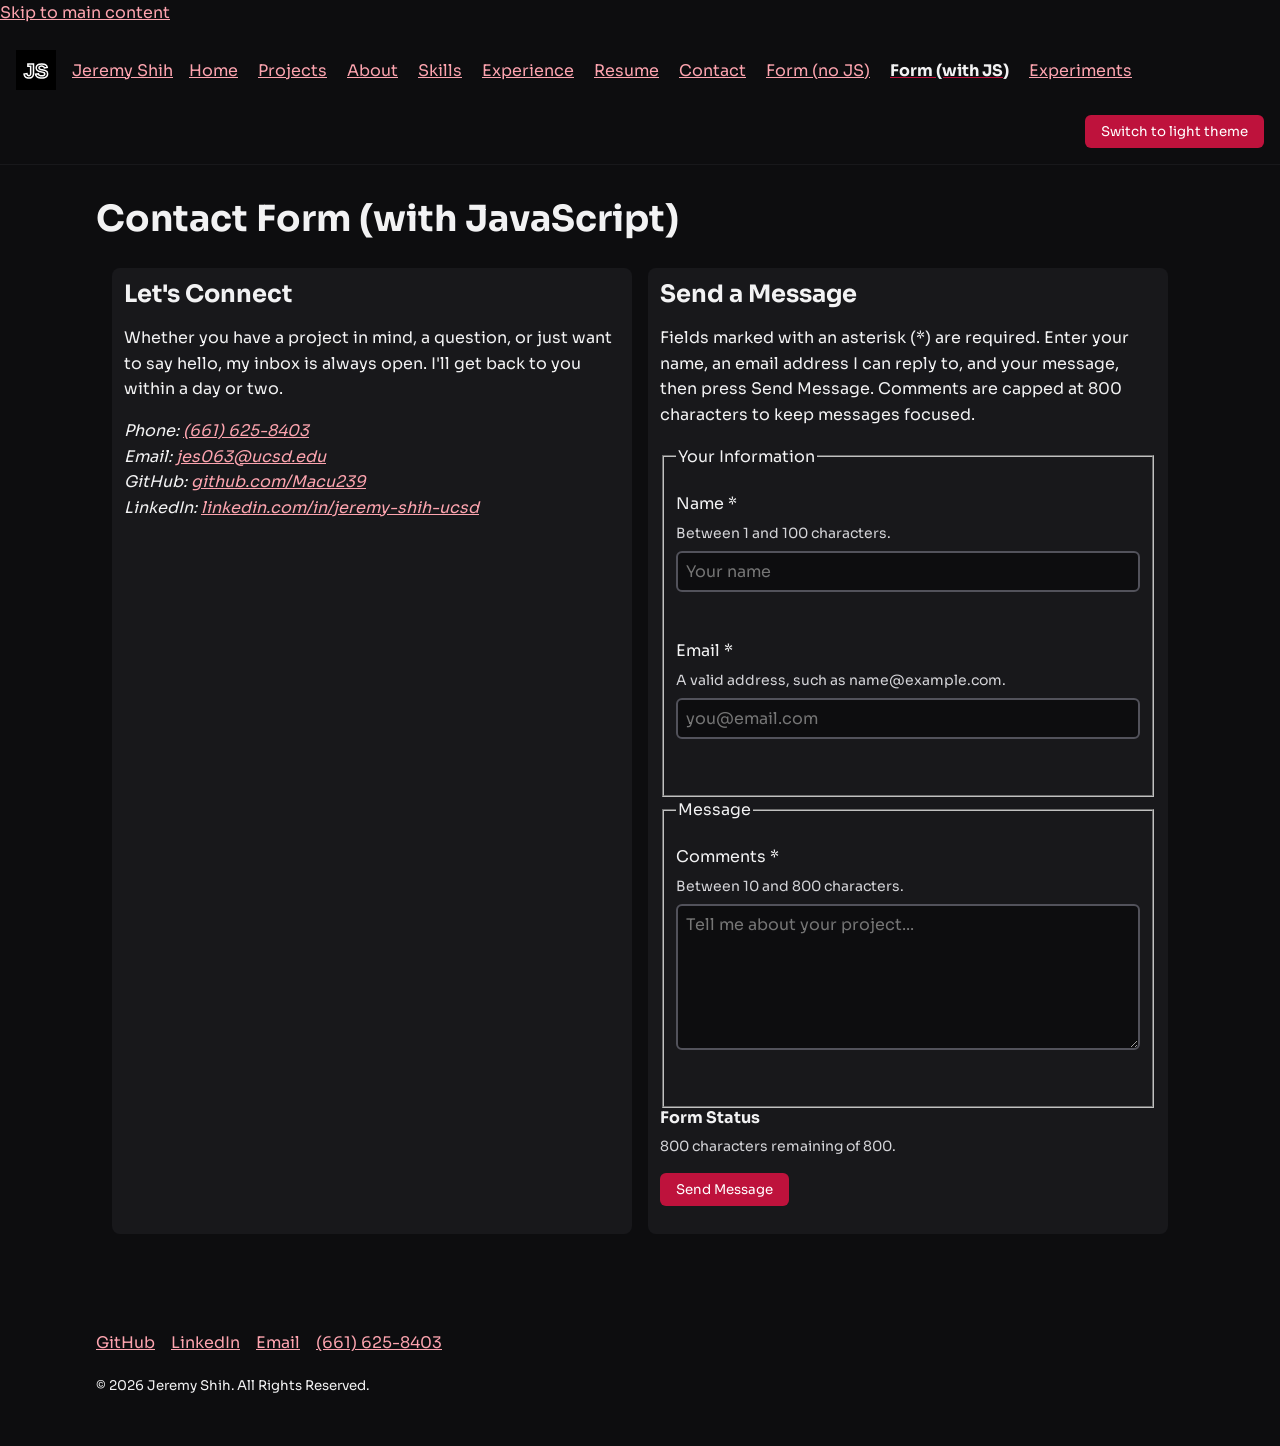
<file: form-with-js.html>
<!doctype html>
<html lang="en">
  <head>
    <meta charset="utf-8">
    <meta name="viewport" content="width=device-width, initial-scale=1">
    <meta name="description" content="Contact form for Jeremy Shih enhanced with JavaScript validation and feedback.">
    <title>Jeremy Shih | Contact Form (with JS)</title>
    <link rel="icon" href="images/logo.png" type="image/png">
    <link rel="preconnect" href="https://fonts.googleapis.com">
    <link rel="preconnect" href="https://fonts.gstatic.com" crossorigin>
    <link rel="stylesheet" href="https://fonts.googleapis.com/css2?family=Sora:wght@300;400;500;600;700&display=swap">
    <link rel="stylesheet" href="css/grid-layout.css">
    <link rel="stylesheet" href="css/site.css">
    <script src="js/theme.js" defer></script>
    <script src="js/form.js" defer></script>
  </head>
  <body>
    <a href="#main">Skip to main content</a>

    <header>
      <svg width="40" height="40" viewBox="0 0 40 40" aria-hidden="true">
        <rect width="40" height="40" fill="#000000"/>
        <text x="20" y="28" text-anchor="middle" font-family="sans-serif" font-size="20" font-weight="bold" fill="none" stroke="#ffffff" stroke-width="1.5">JS</text>
      </svg>
      <p><a href="index.html">Jeremy Shih</a></p>
      <nav aria-label="Primary">
        <ul>
          <li><a href="index.html">Home</a></li>
          <li><a href="project.html">Projects</a></li>
          <li><a href="index.html#about">About</a></li>
          <li><a href="skills.html">Skills</a></li>
          <li><a href="experience.html">Experience</a></li>
          <li><a href="resume.html">Resume</a></li>
          <li><a href="contact.html">Contact</a></li>
          <li><a href="form-no-js.html">Form (no JS)</a></li>
          <li><a href="form-with-js.html" aria-current="page">Form (with JS)</a></li>
          <li><a href="experiments.html">Experiments</a></li>
        </ul>
      </nav>
      <button type="button" id="theme-toggle" hidden>Switch to light theme</button>
    </header>

    <main id="main">
      <h1>Contact Form (with JavaScript)</h1>

      <grid-layout class="split">
        <section aria-labelledby="connect-heading">
          <h2 id="connect-heading">Let's Connect</h2>
          <p>
            Whether you have a project in mind, a question, or just want to say hello, my inbox is always open.
            I'll get back to you within a day or two.
          </p>
          <address>
            Phone: <a href="tel:+16616258403">(661) 625-8403</a>
            <br>
            Email: <a href="mailto:jes063@ucsd.edu">jes063@ucsd.edu</a>
            <br>
            GitHub: <a href="https://github.com/Macu239">github.com/Macu239</a>
            <br>
            LinkedIn: <a href="https://www.linkedin.com/in/jeremy-shih-ucsd/">linkedin.com/in/jeremy-shih-ucsd</a>
          </address>
        </section>

        <section aria-labelledby="form-heading">
          <h2 id="form-heading">Send a Message</h2>
          <form action="https://httpbin.org/post" method="post" class="contact-form">
            <p id="form-instructions">
              Fields marked with an asterisk (*) are required. Enter your name, an email address
              I can reply to, and your message, then press Send Message. Comments are capped at
              800 characters to keep messages focused.
            </p>
            <fieldset>
              <legend>Your Information</legend>
              <p class="field">
                <label for="name">Name <span aria-hidden="true">*</span></label>
                <span class="hint" id="name-hint">Between 1 and 100 characters.</span>
                <input type="text" id="name" name="name" autocomplete="name" placeholder="Your name" minlength="1" maxlength="100" aria-describedby="name-hint" required>
                <span class="status"></span>
              </p>
              <p class="field">
                <label for="email">Email <span aria-hidden="true">*</span></label>
                <span class="hint" id="email-hint">A valid address, such as name@example.com.</span>
                <input type="email" id="email" name="email" autocomplete="email" spellcheck="false" placeholder="you@email.com" aria-describedby="email-hint" required>
                <span class="status"></span>
              </p>
            </fieldset>

            <fieldset>
              <legend>Message</legend>
              <p class="field">
                <label for="comments">Comments <span aria-hidden="true">*</span></label>
                <span class="hint" id="comments-hint">Between 10 and 800 characters.</span>
                <textarea id="comments" name="comments" rows="6" placeholder="Tell me about your project..." minlength="10" maxlength="800" aria-describedby="comments-hint info-output" required></textarea>
                <span class="status"></span>
              </p>
            </fieldset>

            <div class="form-messages">
              <h3>Form Status</h3>
              <div id="error-output" class="form-error-area" aria-live="polite" hidden></div>
              <p id="info-output" class="form-info-area" aria-live="polite" hidden></p>
            </div>

            <input type="hidden" name="possible_bot" value="true">
            <input type="hidden" name="form-errors" id="form-errors" value="">

            <p>
              <button type="submit">Send Message</button>
            </p>
          </form>
        </section>
      </grid-layout>
    </main>

    <footer>
      <ul>
        <li><a href="https://github.com/Macu239">GitHub</a></li>
        <li><a href="https://www.linkedin.com/in/jeremy-shih-ucsd/">LinkedIn</a></li>
        <li><a href="mailto:jes063@ucsd.edu">Email</a></li>
        <li><a href="tel:+16616258403">(661) 625-8403</a></li>
      </ul>
      <p><small>&copy; 2026 Jeremy Shih. All Rights Reserved.</small></p>
    </footer>
  </body>
</html>
</file>
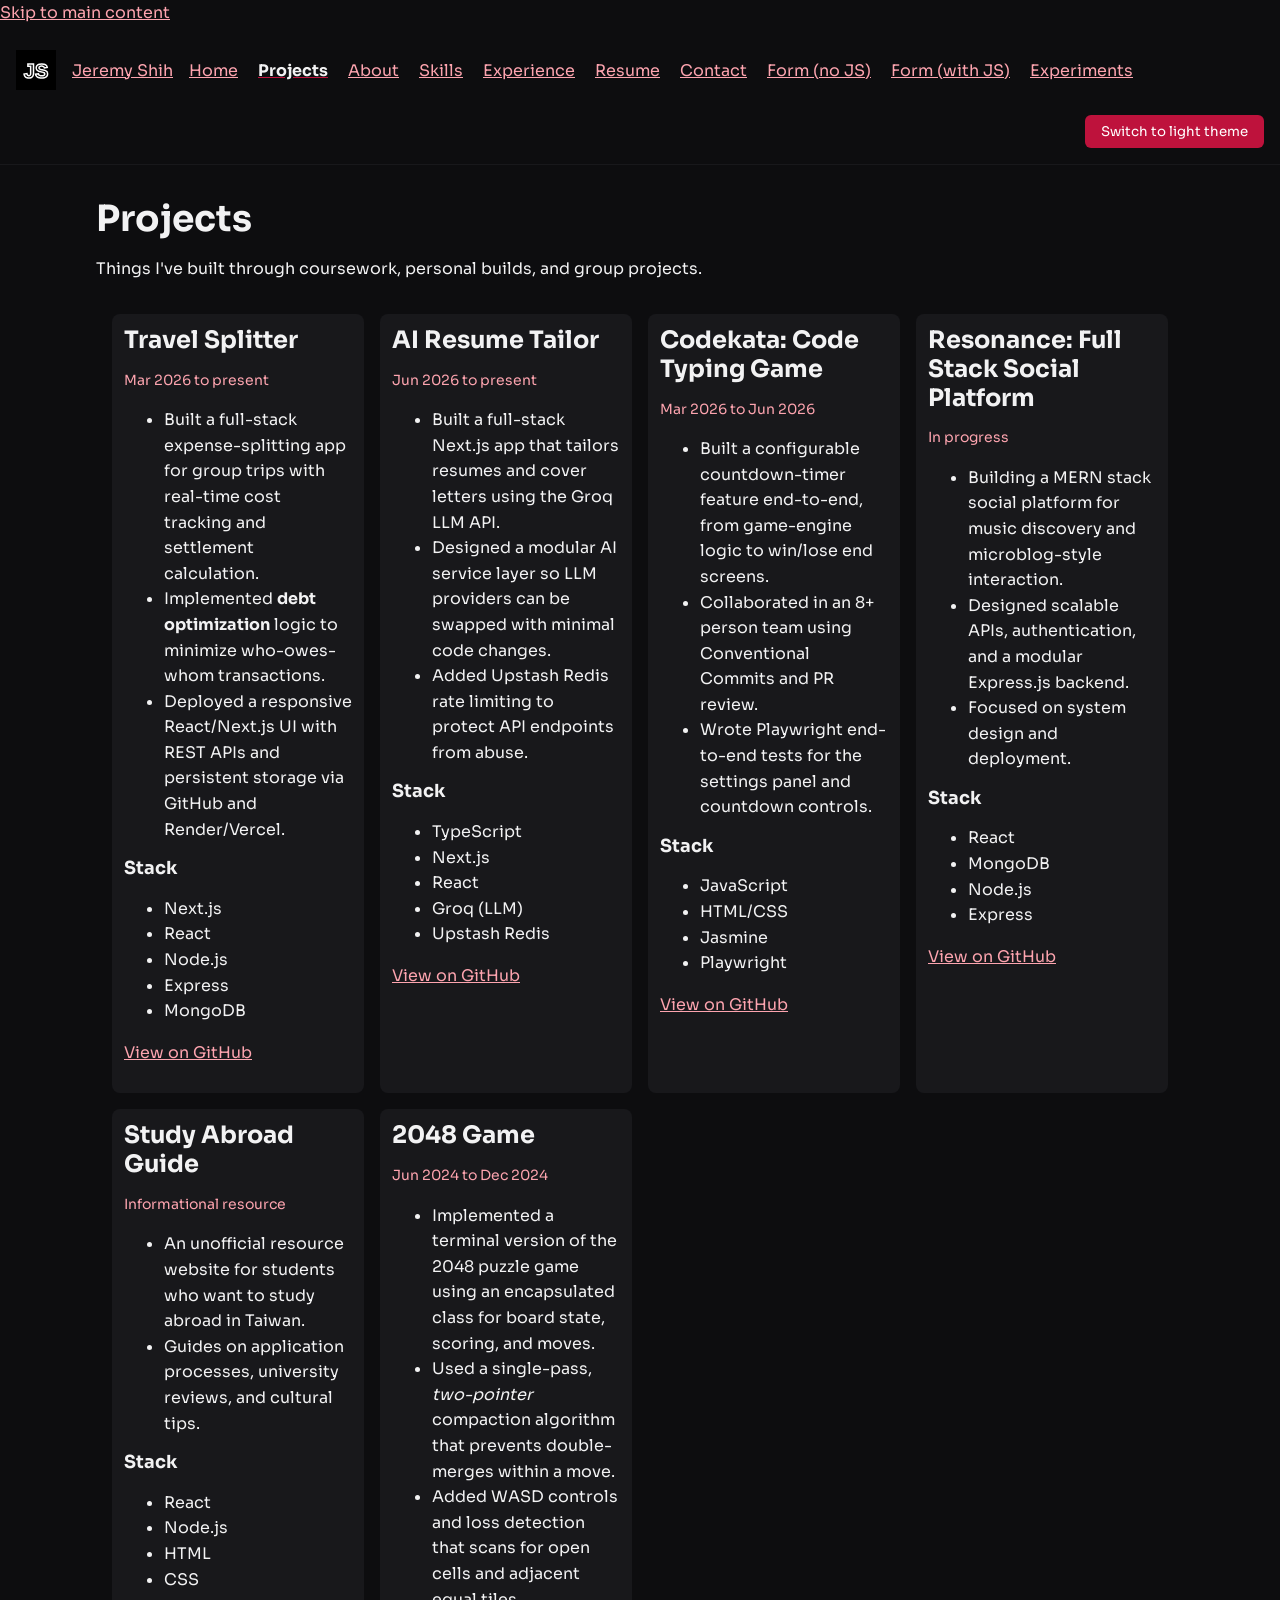
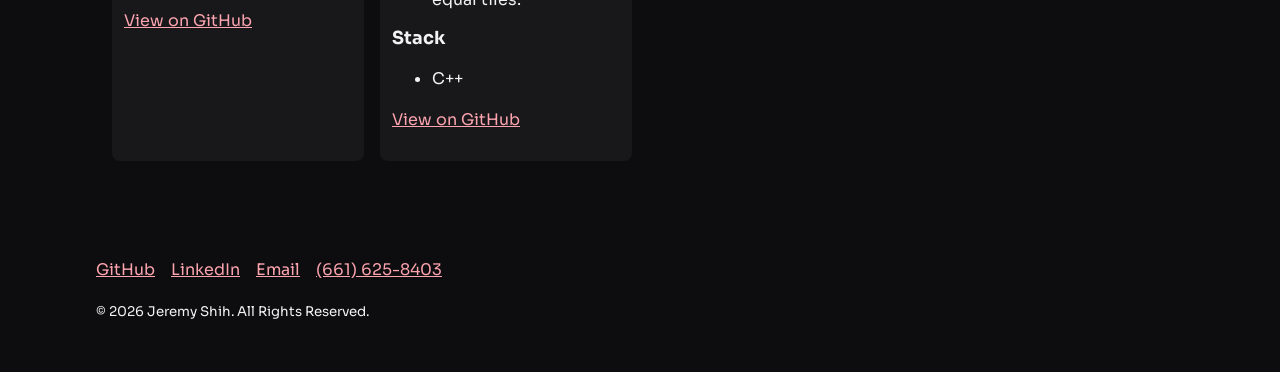
<file: project.html>
<!doctype html>
<html lang="en">
  <head>
    <meta charset="utf-8">
    <meta name="viewport" content="width=device-width, initial-scale=1">
    <meta name="description" content="Projects by Jeremy Shih, including Travel Splitter, AI Resume Tailor, and Codekata.">
    <title>Jeremy Shih | Projects</title>
    <link rel="icon" href="images/logo.png" type="image/png">
    <link rel="preconnect" href="https://fonts.googleapis.com">
    <link rel="preconnect" href="https://fonts.gstatic.com" crossorigin>
    <link rel="stylesheet" href="https://fonts.googleapis.com/css2?family=Sora:wght@300;400;500;600;700&display=swap">
    <link rel="stylesheet" href="css/grid-layout.css">
    <link rel="stylesheet" href="css/site.css">
    <script src="js/theme.js" defer></script>
  </head>
  <body>
    <a href="#main">Skip to main content</a>

    <header>
      <svg width="40" height="40" viewBox="0 0 40 40" aria-hidden="true">
        <rect width="40" height="40" fill="#000000"/>
        <text x="20" y="28" text-anchor="middle" font-family="sans-serif" font-size="20" font-weight="bold" fill="none" stroke="#ffffff" stroke-width="1.5">JS</text>
      </svg>
      <p><a href="index.html">Jeremy Shih</a></p>
      <nav aria-label="Primary">
        <ul>
          <li><a href="index.html">Home</a></li>
          <li><a href="project.html" aria-current="page">Projects</a></li>
          <li><a href="index.html#about">About</a></li>
          <li><a href="skills.html">Skills</a></li>
          <li><a href="experience.html">Experience</a></li>
          <li><a href="resume.html">Resume</a></li>
          <li><a href="contact.html">Contact</a></li>
          <li><a href="form-no-js.html">Form (no JS)</a></li>
          <li><a href="form-with-js.html">Form (with JS)</a></li>
          <li><a href="experiments.html">Experiments</a></li>
        </ul>
      </nav>
      <button type="button" id="theme-toggle" hidden>Switch to light theme</button>
    </header>

    <main id="main">
      <h1>Projects</h1>
      <p>Things I've built through coursework, personal builds, and group projects.</p>

      <grid-layout>
        <article>
          <h2>Travel Splitter</h2>
          <p><time datetime="2026-03">Mar 2026</time> to present</p>
          <ul>
            <li>Built a full-stack expense-splitting app for group trips with real-time cost tracking and settlement calculation.</li>
            <li>Implemented <strong>debt optimization</strong> logic to minimize who-owes-whom transactions.</li>
            <li>Deployed a responsive React/Next.js UI with REST APIs and persistent storage via GitHub and Render/Vercel.</li>
          </ul>
          <h3>Stack</h3>
          <ul>
            <li>Next.js</li>
            <li>React</li>
            <li>Node.js</li>
            <li>Express</li>
            <li>MongoDB</li>
          </ul>
          <p><a href="https://github.com/Macu239/TravelSplitter">View on GitHub</a></p>
        </article>

        <article>
          <h2>AI Resume Tailor</h2>
          <p><time datetime="2026-06">Jun 2026</time> to present</p>
          <ul>
            <li>Built a full-stack Next.js app that tailors resumes and cover letters using the Groq LLM API.</li>
            <li>Designed a modular AI service layer so LLM providers can be swapped with minimal code changes.</li>
            <li>Added Upstash Redis rate limiting to protect API endpoints from abuse.</li>
          </ul>
          <h3>Stack</h3>
          <ul>
            <li>TypeScript</li>
            <li>Next.js</li>
            <li>React</li>
            <li>Groq (LLM)</li>
            <li>Upstash Redis</li>
          </ul>
          <p><a href="https://github.com/Macu239/AI-Resume-Tailor">View on GitHub</a></p>
        </article>

        <article>
          <h2>Codekata: Code Typing Game</h2>
          <p><time datetime="2026-03">Mar 2026</time> to <time datetime="2026-06">Jun 2026</time></p>
          <ul>
            <li>Built a configurable countdown-timer feature end-to-end, from game-engine logic to win/lose end screens.</li>
            <li>Collaborated in an 8+ person team using Conventional Commits and PR review.</li>
            <li>Wrote Playwright end-to-end tests for the settings panel and countdown controls.</li>
          </ul>
          <h3>Stack</h3>
          <ul>
            <li>JavaScript</li>
            <li>HTML/CSS</li>
            <li>Jasmine</li>
            <li>Playwright</li>
          </ul>
          <p><a href="https://github.com/cse110-sp26-group23/cse110-sp26-group23">View on GitHub</a></p>
        </article>

        <article>
          <h2>Resonance: Full Stack Social Platform</h2>
          <p>In progress</p>
          <ul>
            <li>Building a MERN stack social platform for music discovery and microblog-style interaction.</li>
            <li>Designed scalable APIs, authentication, and a modular Express.js backend.</li>
            <li>Focused on system design and deployment.</li>
          </ul>
          <h3>Stack</h3>
          <ul>
            <li>React</li>
            <li>MongoDB</li>
            <li>Node.js</li>
            <li>Express</li>
          </ul>
          <p><a href="https://github.com/Macu239/Resonance">View on GitHub</a></p>
        </article>

        <article>
          <h2>Study Abroad Guide</h2>
          <p>Informational resource</p>
          <ul>
            <li>An unofficial resource website for students who want to study abroad in Taiwan.</li>
            <li>Guides on application processes, university reviews, and cultural tips.</li>
          </ul>
          <h3>Stack</h3>
          <ul>
            <li>React</li>
            <li>Node.js</li>
            <li>HTML</li>
            <li>CSS</li>
          </ul>
          <p><a href="https://github.com/Macu239/StudyAbroadGuide">View on GitHub</a></p>
        </article>

        <article>
          <h2>2048 Game</h2>
          <p><time datetime="2024-06">Jun 2024</time> to <time datetime="2024-12">Dec 2024</time></p>
          <ul>
            <li>Implemented a terminal version of the 2048 puzzle game using an encapsulated class for board state, scoring, and moves.</li>
            <li>Used a single-pass, <i>two-pointer</i> compaction algorithm that prevents double-merges within a move.</li>
            <li>Added WASD controls and loss detection that scans for open cells and adjacent equal tiles.</li>
          </ul>
          <h3>Stack</h3>
          <ul>
            <li>C++</li>
          </ul>
          <p><a href="https://github.com/Macu239/2048-Game">View on GitHub</a></p>
        </article>
      </grid-layout>
    </main>

    <footer>
      <ul>
        <li><a href="https://github.com/Macu239">GitHub</a></li>
        <li><a href="https://www.linkedin.com/in/jeremy-shih-ucsd/">LinkedIn</a></li>
        <li><a href="mailto:jes063@ucsd.edu">Email</a></li>
        <li><a href="tel:+16616258403">(661) 625-8403</a></li>
      </ul>
      <p><small>&copy; 2026 Jeremy Shih. All Rights Reserved.</small></p>
    </footer>
  </body>
</html>
</file>
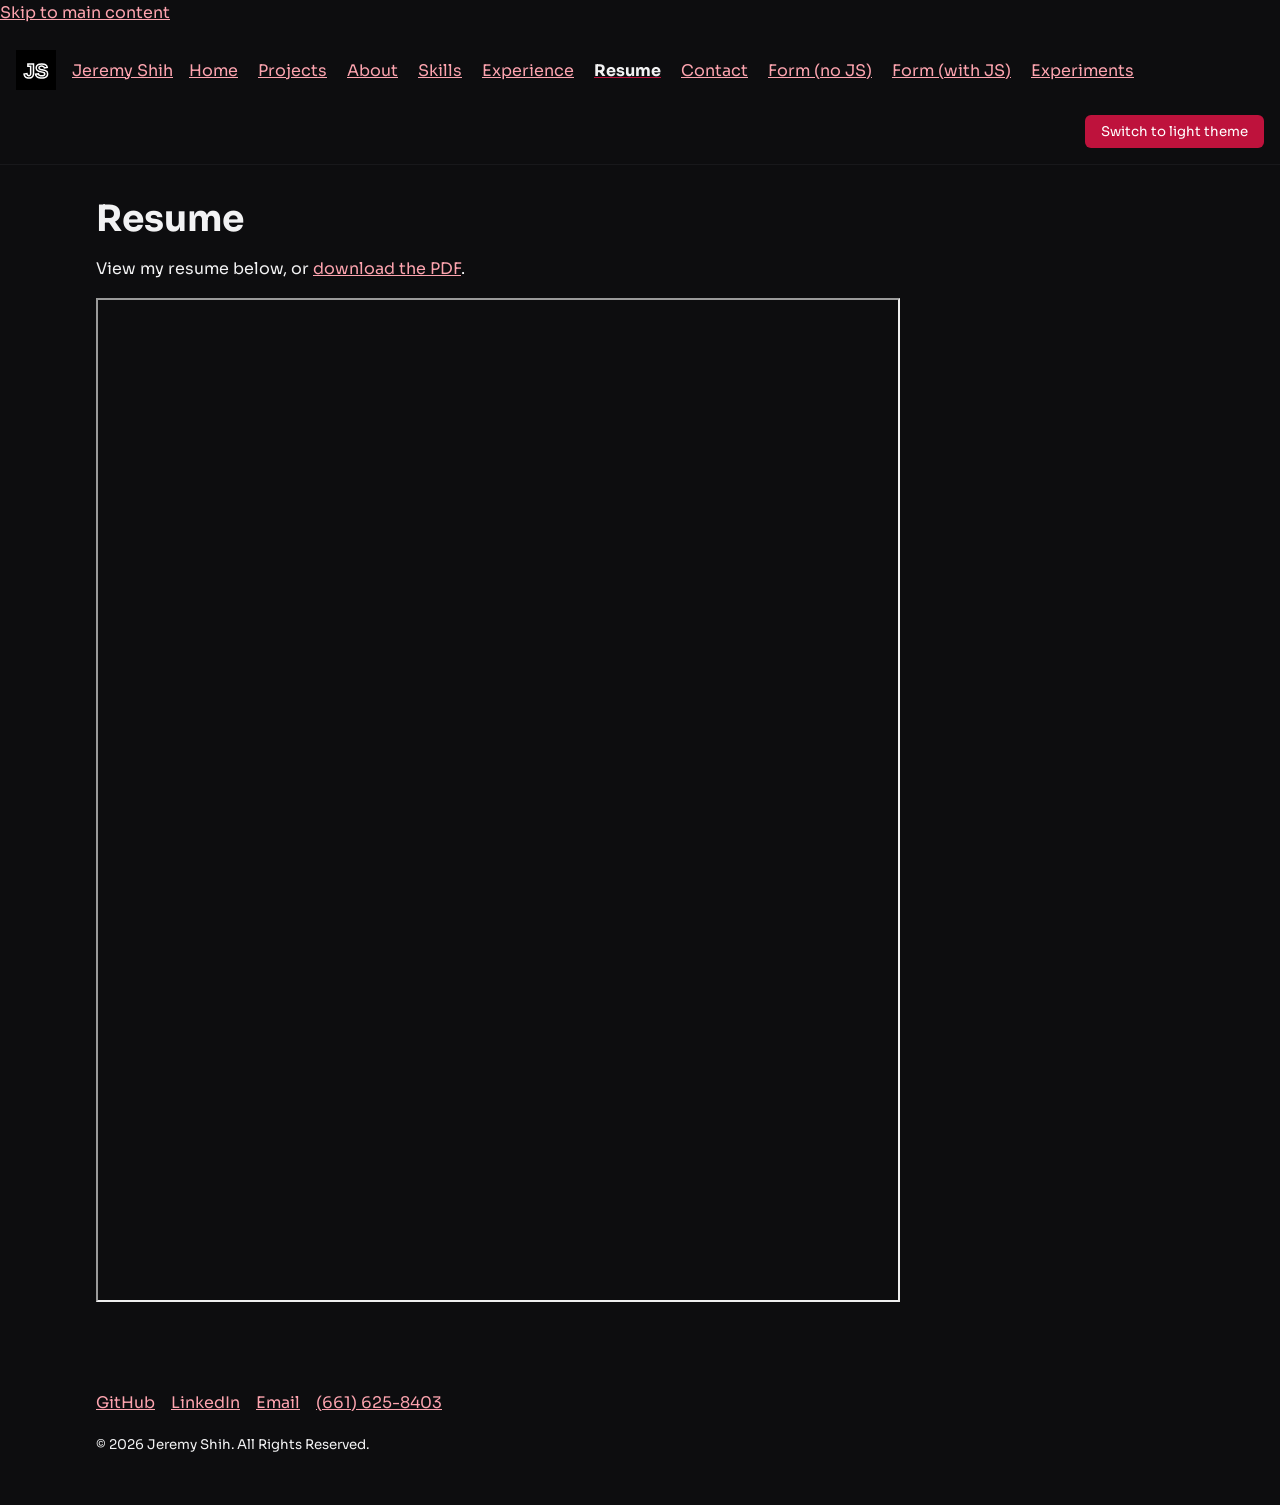
<file: resume.html>
<!doctype html>
<html lang="en">
  <head>
    <meta charset="utf-8">
    <meta name="viewport" content="width=device-width, initial-scale=1">
    <meta name="description" content="Resume of Jeremy Shih, a UCSD Computer Science student, available to view and download as a PDF.">
    <title>Jeremy Shih | Resume</title>
    <link rel="icon" href="images/logo.png" type="image/png">
    <link rel="preconnect" href="https://fonts.googleapis.com">
    <link rel="preconnect" href="https://fonts.gstatic.com" crossorigin>
    <link rel="stylesheet" href="https://fonts.googleapis.com/css2?family=Sora:wght@300;400;500;600;700&display=swap">
    <link rel="stylesheet" href="css/grid-layout.css">
    <link rel="stylesheet" href="css/site.css">
    <script src="js/theme.js" defer></script>
  </head>
  <body>
    <a href="#main">Skip to main content</a>

    <header>
      <svg width="40" height="40" viewBox="0 0 40 40" aria-hidden="true">
        <rect width="40" height="40" fill="#000000"/>
        <text x="20" y="28" text-anchor="middle" font-family="sans-serif" font-size="20" font-weight="bold" fill="none" stroke="#ffffff" stroke-width="1.5">JS</text>
      </svg>
      <p><a href="index.html">Jeremy Shih</a></p>
      <nav aria-label="Primary">
        <ul>
          <li><a href="index.html">Home</a></li>
          <li><a href="project.html">Projects</a></li>
          <li><a href="index.html#about">About</a></li>
          <li><a href="skills.html">Skills</a></li>
          <li><a href="experience.html">Experience</a></li>
          <li><a href="resume.html" aria-current="page">Resume</a></li>
          <li><a href="contact.html">Contact</a></li>
          <li><a href="form-no-js.html">Form (no JS)</a></li>
          <li><a href="form-with-js.html">Form (with JS)</a></li>
          <li><a href="experiments.html">Experiments</a></li>
        </ul>
      </nav>
      <button type="button" id="theme-toggle" hidden>Switch to light theme</button>
    </header>

    <main id="main">
      <h1>Resume</h1>
      <p>View my resume below, or <a href="resume/Jeremy_Shih_Resume.pdf" download>download the PDF</a>.</p>

      <iframe src="resume/Jeremy_Shih_Resume.pdf" title="Jeremy Shih's resume (PDF)" width="800" height="1000" loading="lazy"></iframe>
    </main>

    <footer>
      <ul>
        <li><a href="https://github.com/Macu239">GitHub</a></li>
        <li><a href="https://www.linkedin.com/in/jeremy-shih-ucsd/">LinkedIn</a></li>
        <li><a href="mailto:jes063@ucsd.edu">Email</a></li>
        <li><a href="tel:+16616258403">(661) 625-8403</a></li>
      </ul>
      <p><small>&copy; 2026 Jeremy Shih. All Rights Reserved.</small></p>
    </footer>
  </body>
</html>
</file>
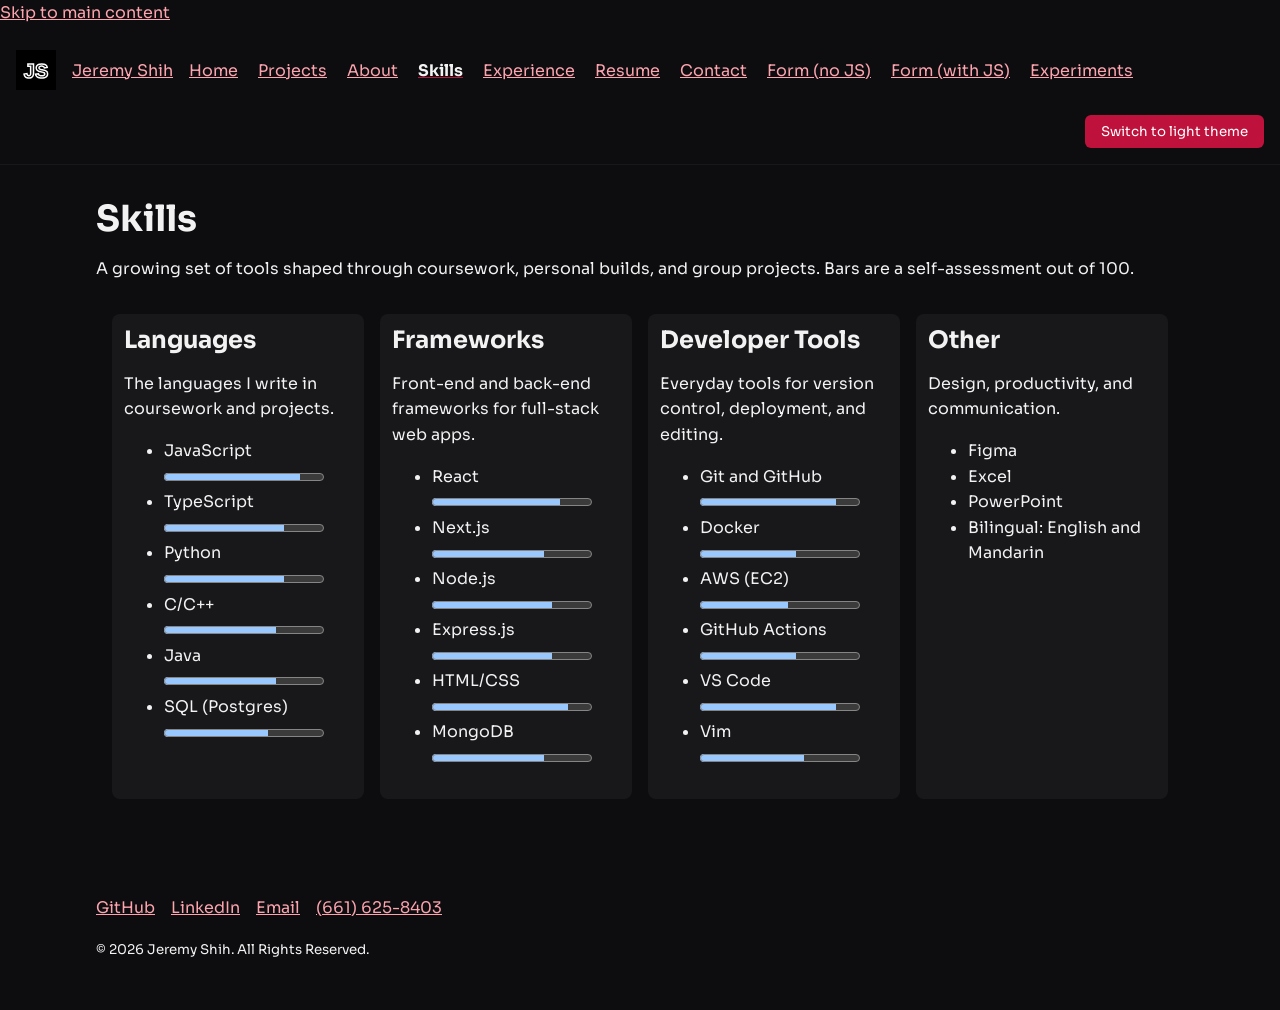
<file: skills.html>
<!doctype html>
<html lang="en">
  <head>
    <meta charset="utf-8">
    <meta name="viewport" content="width=device-width, initial-scale=1">
    <meta name="description" content="Technical skills of Jeremy Shih: languages, frameworks, and developer tools.">
    <title>Jeremy Shih | Skills</title>
    <link rel="icon" href="images/logo.png" type="image/png">
    <link rel="preconnect" href="https://fonts.googleapis.com">
    <link rel="preconnect" href="https://fonts.gstatic.com" crossorigin>
    <link rel="stylesheet" href="https://fonts.googleapis.com/css2?family=Sora:wght@300;400;500;600;700&display=swap">
    <link rel="stylesheet" href="css/grid-layout.css">
    <link rel="stylesheet" href="css/site.css">
    <script src="js/theme.js" defer></script>
  </head>
  <body>
    <a href="#main">Skip to main content</a>

    <header>
      <svg width="40" height="40" viewBox="0 0 40 40" aria-hidden="true">
        <rect width="40" height="40" fill="#000000"/>
        <text x="20" y="28" text-anchor="middle" font-family="sans-serif" font-size="20" font-weight="bold" fill="none" stroke="#ffffff" stroke-width="1.5">JS</text>
      </svg>
      <p><a href="index.html">Jeremy Shih</a></p>
      <nav aria-label="Primary">
        <ul>
          <li><a href="index.html">Home</a></li>
          <li><a href="project.html">Projects</a></li>
          <li><a href="index.html#about">About</a></li>
          <li><a href="skills.html" aria-current="page">Skills</a></li>
          <li><a href="experience.html">Experience</a></li>
          <li><a href="resume.html">Resume</a></li>
          <li><a href="contact.html">Contact</a></li>
          <li><a href="form-no-js.html">Form (no JS)</a></li>
          <li><a href="form-with-js.html">Form (with JS)</a></li>
          <li><a href="experiments.html">Experiments</a></li>
        </ul>
      </nav>
      <button type="button" id="theme-toggle" hidden>Switch to light theme</button>
    </header>

    <main id="main">
      <h1>Skills</h1>
      <p>A growing set of tools shaped through coursework, personal builds, and group projects. Bars are a self-assessment out of 100.</p>

      <grid-layout>
        <section aria-labelledby="languages-heading">
          <h2 id="languages-heading">Languages</h2>
          <p>The languages I write in coursework and projects.</p>
          <ul>
            <li>JavaScript <progress max="100" value="85" aria-label="JavaScript proficiency">85%</progress></li>
            <li>TypeScript <progress max="100" value="75" aria-label="TypeScript proficiency">75%</progress></li>
            <li>Python <progress max="100" value="75" aria-label="Python proficiency">75%</progress></li>
            <li>C/C++ <progress max="100" value="70" aria-label="C/C++ proficiency">70%</progress></li>
            <li>Java <progress max="100" value="70" aria-label="Java proficiency">70%</progress></li>
            <li>SQL (Postgres) <progress max="100" value="65" aria-label="SQL (Postgres) proficiency">65%</progress></li>
          </ul>
        </section>

        <section aria-labelledby="frameworks-heading">
          <h2 id="frameworks-heading">Frameworks</h2>
          <p>Front-end and back-end frameworks for full-stack web apps.</p>
          <ul>
            <li>React <progress max="100" value="80" aria-label="React proficiency">80%</progress></li>
            <li>Next.js <progress max="100" value="70" aria-label="Next.js proficiency">70%</progress></li>
            <li>Node.js <progress max="100" value="75" aria-label="Node.js proficiency">75%</progress></li>
            <li>Express.js <progress max="100" value="75" aria-label="Express.js proficiency">75%</progress></li>
            <li>HTML/CSS <progress max="100" value="85" aria-label="HTML/CSS proficiency">85%</progress></li>
            <li>MongoDB <progress max="100" value="70" aria-label="MongoDB proficiency">70%</progress></li>
          </ul>
        </section>

        <section aria-labelledby="tools-heading">
          <h2 id="tools-heading">Developer Tools</h2>
          <p>Everyday tools for version control, deployment, and editing.</p>
          <ul>
            <li>Git and GitHub <progress max="100" value="85" aria-label="Git and GitHub proficiency">85%</progress></li>
            <li>Docker <progress max="100" value="60" aria-label="Docker proficiency">60%</progress></li>
            <li>AWS (EC2) <progress max="100" value="55" aria-label="AWS (EC2) proficiency">55%</progress></li>
            <li>GitHub Actions <progress max="100" value="60" aria-label="GitHub Actions proficiency">60%</progress></li>
            <li>VS Code <progress max="100" value="85" aria-label="VS Code proficiency">85%</progress></li>
            <li>Vim <progress max="100" value="65" aria-label="Vim proficiency">65%</progress></li>
          </ul>
        </section>

        <section aria-labelledby="other-heading">
          <h2 id="other-heading">Other</h2>
          <p>Design, productivity, and communication.</p>
          <ul>
            <li>Figma</li>
            <li>Excel</li>
            <li>PowerPoint</li>
            <li>Bilingual: English and Mandarin</li>
          </ul>
        </section>
      </grid-layout>
    </main>

    <footer>
      <ul>
        <li><a href="https://github.com/Macu239">GitHub</a></li>
        <li><a href="https://www.linkedin.com/in/jeremy-shih-ucsd/">LinkedIn</a></li>
        <li><a href="mailto:jes063@ucsd.edu">Email</a></li>
        <li><a href="tel:+16616258403">(661) 625-8403</a></li>
      </ul>
      <p><small>&copy; 2026 Jeremy Shih. All Rights Reserved.</small></p>
    </footer>
  </body>
</html>
</file>
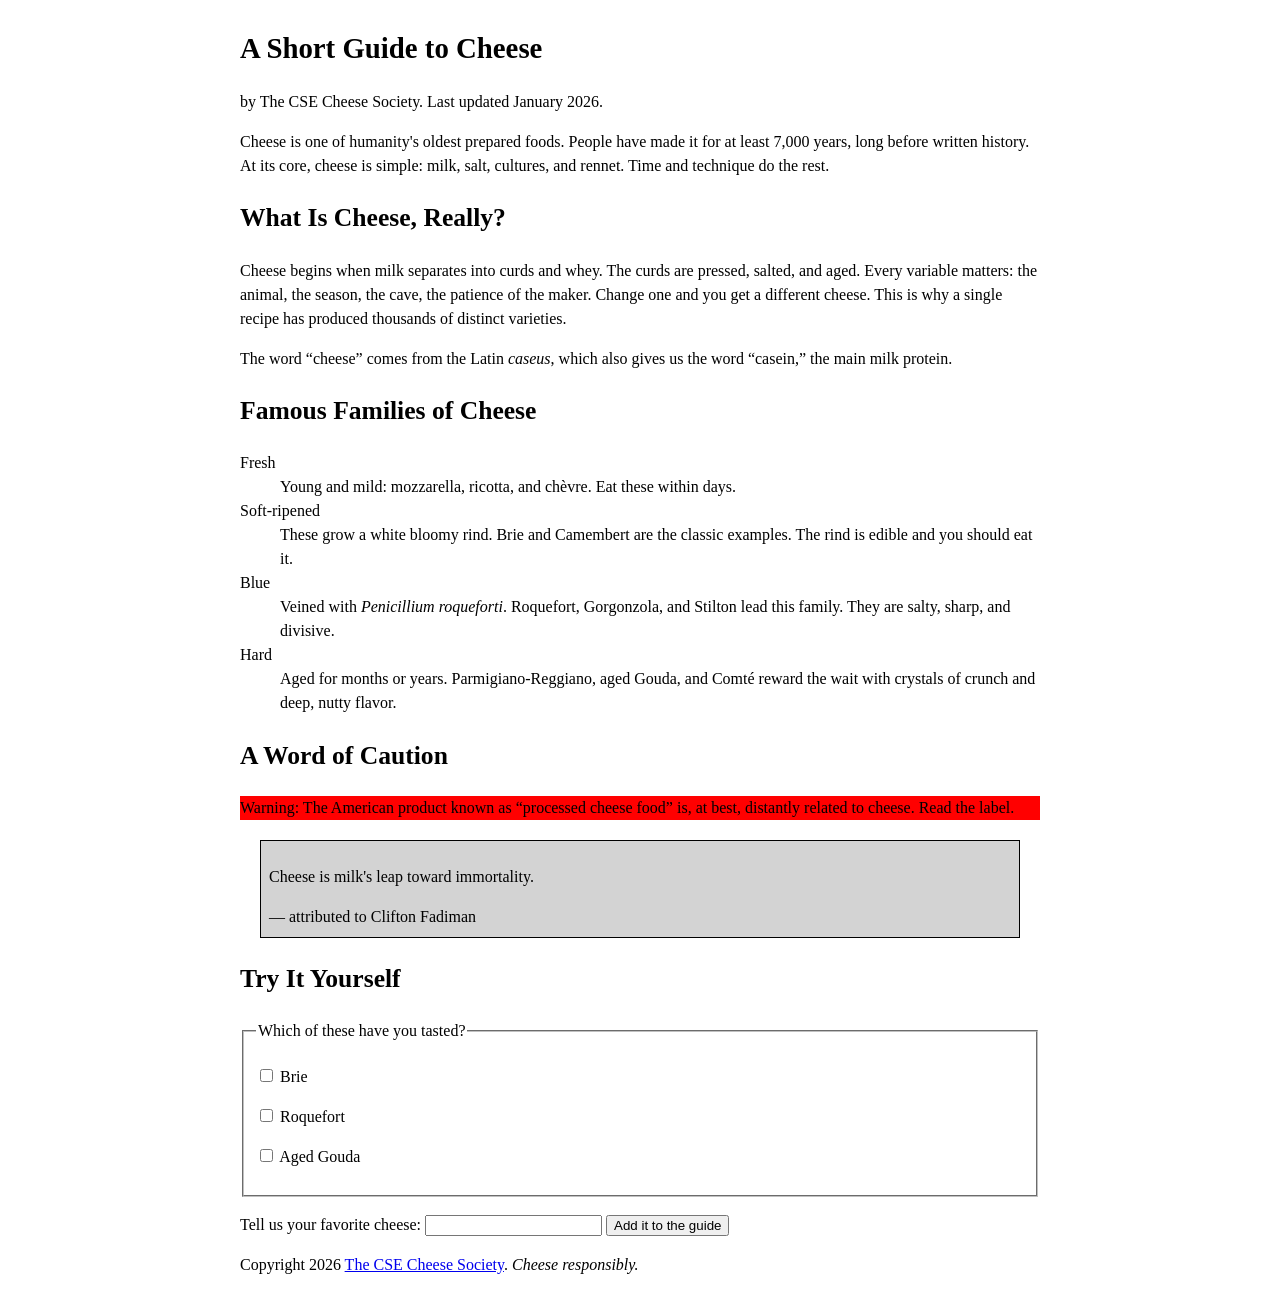
<file: part1/cheese.html>
<!DOCTYPE html>
<html lang="en">
<head>
  <meta charset="UTF-8">
  <meta name="viewport" content="width=device-width, initial-scale=1">
  <title>A Short Guide to Cheese</title>
  <link rel="stylesheet" href="cheese.css">
</head>
<body>
  <header>
    <h1>A Short Guide to Cheese</h1>
    <p>by The CSE Cheese Society. Last updated <time datetime="2026-01">January 2026</time>.</p>
  </header>

  <main>
    <article>
      <p>Cheese is one of humanity's oldest prepared foods. People have made
      it for at least 7,000 years, long before written history. At its core,
      cheese is simple: milk, salt, cultures, and rennet. Time and technique
      do the rest.</p>

      <section>
        <h2>What Is Cheese, Really?</h2>
        <p>Cheese begins when milk separates into curds and whey. The curds
        are pressed, salted, and aged. Every variable matters: the animal,
        the season, the cave, the patience of the maker. Change one and you
        get a different cheese. This is why a single recipe has produced
        thousands of distinct varieties.</p>
        <p>The word <q>cheese</q> comes from the Latin
        <span class="latin" lang="la">caseus</span>, which also gives us the word
        <q>casein,</q> the main milk protein.</p>
      </section>

      <section>
        <h2>Famous Families of Cheese</h2>

        <dl>
          <dt>Fresh</dt>
          <dd>Young and mild: mozzarella, ricotta, and
          <span lang="fr">chèvre</span>. Eat these within days.</dd>

          <dt>Soft-ripened</dt>
          <dd>These grow a white bloomy rind. Brie and Camembert are the
          classic examples. The rind is edible and you should eat it.</dd>

          <dt>Blue</dt>
          <dd>Veined with <span class="latin" lang="la">Penicillium
          roqueforti</span>. Roquefort, Gorgonzola, and Stilton lead this
          family. They are salty, sharp, and divisive.</dd>

          <dt>Hard</dt>
          <dd>Aged for months or years. Parmigiano-Reggiano, aged Gouda,
          and <span lang="fr">Comté</span> reward the wait with crystals
          of crunch and deep, nutty flavor.</dd>
        </dl>
      </section>

      <section>
        <h2>A Word of Caution</h2>
        <p id="warning">Warning: The American product known as
        <q>processed cheese food</q> is, at best, distantly related to
        cheese. Read the label.</p>

        <blockquote>
          <p>Cheese is milk's leap toward immortality.</p>
          <footer>— attributed to Clifton Fadiman</footer>
        </blockquote>
      </section>

      <section>
        <h2>Try It Yourself</h2>
        <form>
          <fieldset>
            <legend>Which of these have you tasted?</legend>
            <p><input type="checkbox" id="c-brie" name="tasted" value="brie">
               <label for="c-brie">Brie</label></p>
            <p><input type="checkbox" id="c-roquefort" name="tasted" value="roquefort">
               <label for="c-roquefort">Roquefort</label></p>
            <p><input type="checkbox" id="c-gouda" name="tasted" value="gouda">
               <label for="c-gouda">Aged Gouda</label></p>
          </fieldset>
          <p>
            <label for="fav">Tell us your favorite cheese:</label>
            <input type="text" id="fav" name="favorite">
            <button type="submit">Add it to the guide</button>
          </p>
        </form>
      </section>
    </article>
  </main>
  <footer>
    <p>Copyright 2026 <a href="https://example.com/cheese-society">The CSE
    Cheese Society</a>. <em>Cheese responsibly.</em></p>
  </footer>
</body>
</html>
</file>
<file: css/grid-layout.css>
/*
  <grid-layout> - semantic CSS custom element (Custom Element #1).
  Arranges its direct children into a grid to give pages their structure.
  Default: responsive card columns. Variants: .with-sidebar and .split.
*/
grid-layout {
  display: grid;
  grid-template-columns: repeat(auto-fit, minmax(14rem, 1fr));
  gap: 1rem;
  padding: 1rem;
}

grid-layout > * {
  padding: 0.75rem;
}

grid-layout.with-sidebar {
  grid-template-columns: minmax(10rem, 1fr) 4fr;
}

grid-layout.split {
  grid-template-columns: 1fr 1fr;
}

@media (max-width: 40rem) {
  grid-layout.with-sidebar,
  grid-layout.split {
    grid-template-columns: 1fr;
  }
}
</file>
<file: css/site.css>
/* Jeremy Shih, https://github.com/Macu239/cse134-hw3 */
/* Shared stylesheet for every page. Loaded after grid-layout.css. */

:root {
  --bg: #0d0d0f;
  --surface: #18181b;
  --text: #f2f2f3;
  --accent: #be123c;
  --link: #fda4af;
  --font: "Sora", system-ui, sans-serif;
  --max-width: 68rem;

  --border: #52525b;
  --muted: #d4d4d8;
  --error: #f87171;
  --success: #4ade80;
  --warning: #fcd34d;
  --on-accent: #ffffff;
  color-scheme: dark;
}

/* Light theme: same token names, darker ink on a white page */
:root[data-theme="light"] {
  --bg: #ffffff;
  --surface: #f4f4f5;
  --text: #18181b;
  --accent: #be123c;
  --link: #9f1239;
  --border: #71717a;
  --muted: #52525b;
  --error: #b91c1c;
  --success: #15803d;
  --warning: #a16207;
  --on-accent: #ffffff;
  color-scheme: light;
}

body {
  margin: 0;
  background-color: var(--bg);
  color: var(--text);
  font-family: var(--font);
  font-size: 1rem;
  line-height: 1.6;
}

h1 {
  font-size: 2.25rem;
}

h2 {
  font-size: 1.5rem;
}

h3 {
  font-size: 1.125rem;
}

h1,
h2,
h3 {
  margin: 0 0 0.75rem;
  line-height: 1.2;
}

img,
iframe {
  max-width: 100%;
}

img {
  height: auto;
}

a {
  color: var(--link);
}

a:hover {
  color: var(--text);
}

a:focus,
button:focus,
input:focus,
textarea:focus {
  outline: 2px solid var(--link);
  outline-offset: 2px;
}

/* Header: logo, name, and nav in one row */
body > header {
  display: flex;
  flex-wrap: wrap;
  align-items: center;
  gap: 1rem;
  padding: 1rem;
  border-bottom: 1px solid var(--surface);
}

/* Child combinator: the primary nav's list of links, laid out in a wrapping row */
header > nav > ul {
  display: flex;
  flex-wrap: wrap;
  gap: 0.5rem 1.25rem;
  margin: 0;
  padding: 0;
  list-style: none;
}

/* Attribute selector: the nav link for the current page */
nav a[aria-current="page"] {
  color: var(--text);
  font-weight: 700;
  text-decoration-color: var(--accent);
}

main,
body > footer {
  max-width: var(--max-width);
  margin: 0 auto;
  padding: 2rem 1rem;
}

/* Child combinator: project, skill, and contact cards inside a grid */
grid-layout > article,
grid-layout > section {
  background-color: var(--surface);
  border-radius: 8px;
}

/* Adjacent sibling combinator: the date line right under an article's title */
article > h2 + p {
  color: var(--link);
  font-size: 0.875rem;
}

button {
  padding: 0.6em 1.2em;
  border: none;
  border-radius: 6px;
  background-color: var(--accent);
  color: var(--on-accent);
  font-family: var(--font);
  cursor: pointer;
}

button:hover {
  background-color: var(--surface);
  color: var(--text);
}

/* Theme toggle sits at the end of the header row */
#theme-toggle {
  margin-left: auto;
}

/* Attribute selectors: text inputs and the message box fill their column */
input[type="text"],
input[type="email"],
textarea {
  box-sizing: border-box;
  width: 100%;
  padding: 0.5em;
  font-family: var(--font);
}

/* Descendant combinator: footer links in a wrapping row */
body > footer ul {
  display: flex;
  flex-wrap: wrap;
  gap: 1rem;
  padding: 0;
  list-style: none;
}

.field {
  display: flex;
  flex-direction: column;
  gap: 0.375rem;
}

/* Contact form controls: fixed 2px border so validation colors never shift layout */
.contact-form input,
.contact-form textarea {
  border: 2px solid var(--border);
  border-radius: 6px;
  background-color: var(--bg);
  color: var(--text);
  font-size: 1rem;
}

/* Hover: the site-wide hover color matches the card, so give the form button its own */
.contact-form button:hover {
  background-color: var(--link);
  color: var(--bg);
}

.contact-form .hint {
  color: var(--muted);
  font-size: 0.875rem;
}

/* Reserved line for the validation status text so it never pushes content */
.contact-form .status {
  min-height: 1.5rem;
  font-size: 0.875rem;
}

/* Validation states: only after the user has interacted with the field */
.contact-form input:user-invalid,
.contact-form textarea:user-invalid {
  border-color: var(--error);
}

.contact-form input:user-invalid ~ .status::after,
.contact-form textarea:user-invalid ~ .status::after {
  content: "Needs attention: see the browser message.";
  color: var(--error);
}

.contact-form input:user-valid,
.contact-form textarea:user-valid {
  border-color: var(--success);
}

.contact-form input:user-valid ~ .status::after,
.contact-form textarea:user-valid ~ .status::after {
  content: "Looks good.";
  color: var(--success);
}

/* JavaScript-enhanced form: error list and character-count message areas */
.form-messages h3 {
  margin: 0 0 0.5rem;
  font-size: 1rem;
}

.form-error-area ul {
  margin: 0 0 0.5rem;
  padding-left: 1.25rem;
  color: var(--error);
}

.form-info-area {
  margin: 0;
  font-size: 0.875rem;
  color: var(--muted);
}

.form-info-area.warn {
  color: var(--warning);
  font-weight: 600;
}

.form-info-area.limit {
  color: var(--error);
  font-weight: 700;
  text-decoration: underline;
}

@view-transition {
  navigation: auto;
}

/* Narrow screens: stack the header so the nav gets the full width */
@media (max-width: 40rem) {
  body > header {
    flex-direction: column;
    align-items: flex-start;
  }
}

@media (prefers-reduced-motion: reduce) {
  ::view-transition-group(*),
  ::view-transition-old(*),
  ::view-transition-new(*) {
    animation: none;
  }
}
</file>
<file: part1/cheese.css>
/* Jeremy Shih, https://github.com/Macu239/cse134-hw3*/

body {
  font-family: "times new roman";
  color: black;
  line-height: 1.5;
  max-width: 800px;
  margin: 0 auto 0 auto;
  padding: 8px;
}

h1 {
  font-size: 1.8rem;
}

h2 {
  font-size: 1.6rem;
}

.latin {
  font-style: italic;
}

#warning {
  background-color: red;
}

blockquote {
  border: 1px solid black;
  padding: 0.5rem;
  margin: 20px;
}

blockquote {
  background-color: red;
}

/* We used the same selector on blackquote, making them share the same specificity and come from the same origin, 
When this ties, the cascade picks the one that was declared last in the CSS file, 
making the light gray value win over red one above. */

blockquote {
  background-color: lightgray;
}

a:hover {
  color: red;
}

a:focus,
input:focus,
button:focus {
  outline: 3px solid blue;
}
</file>
